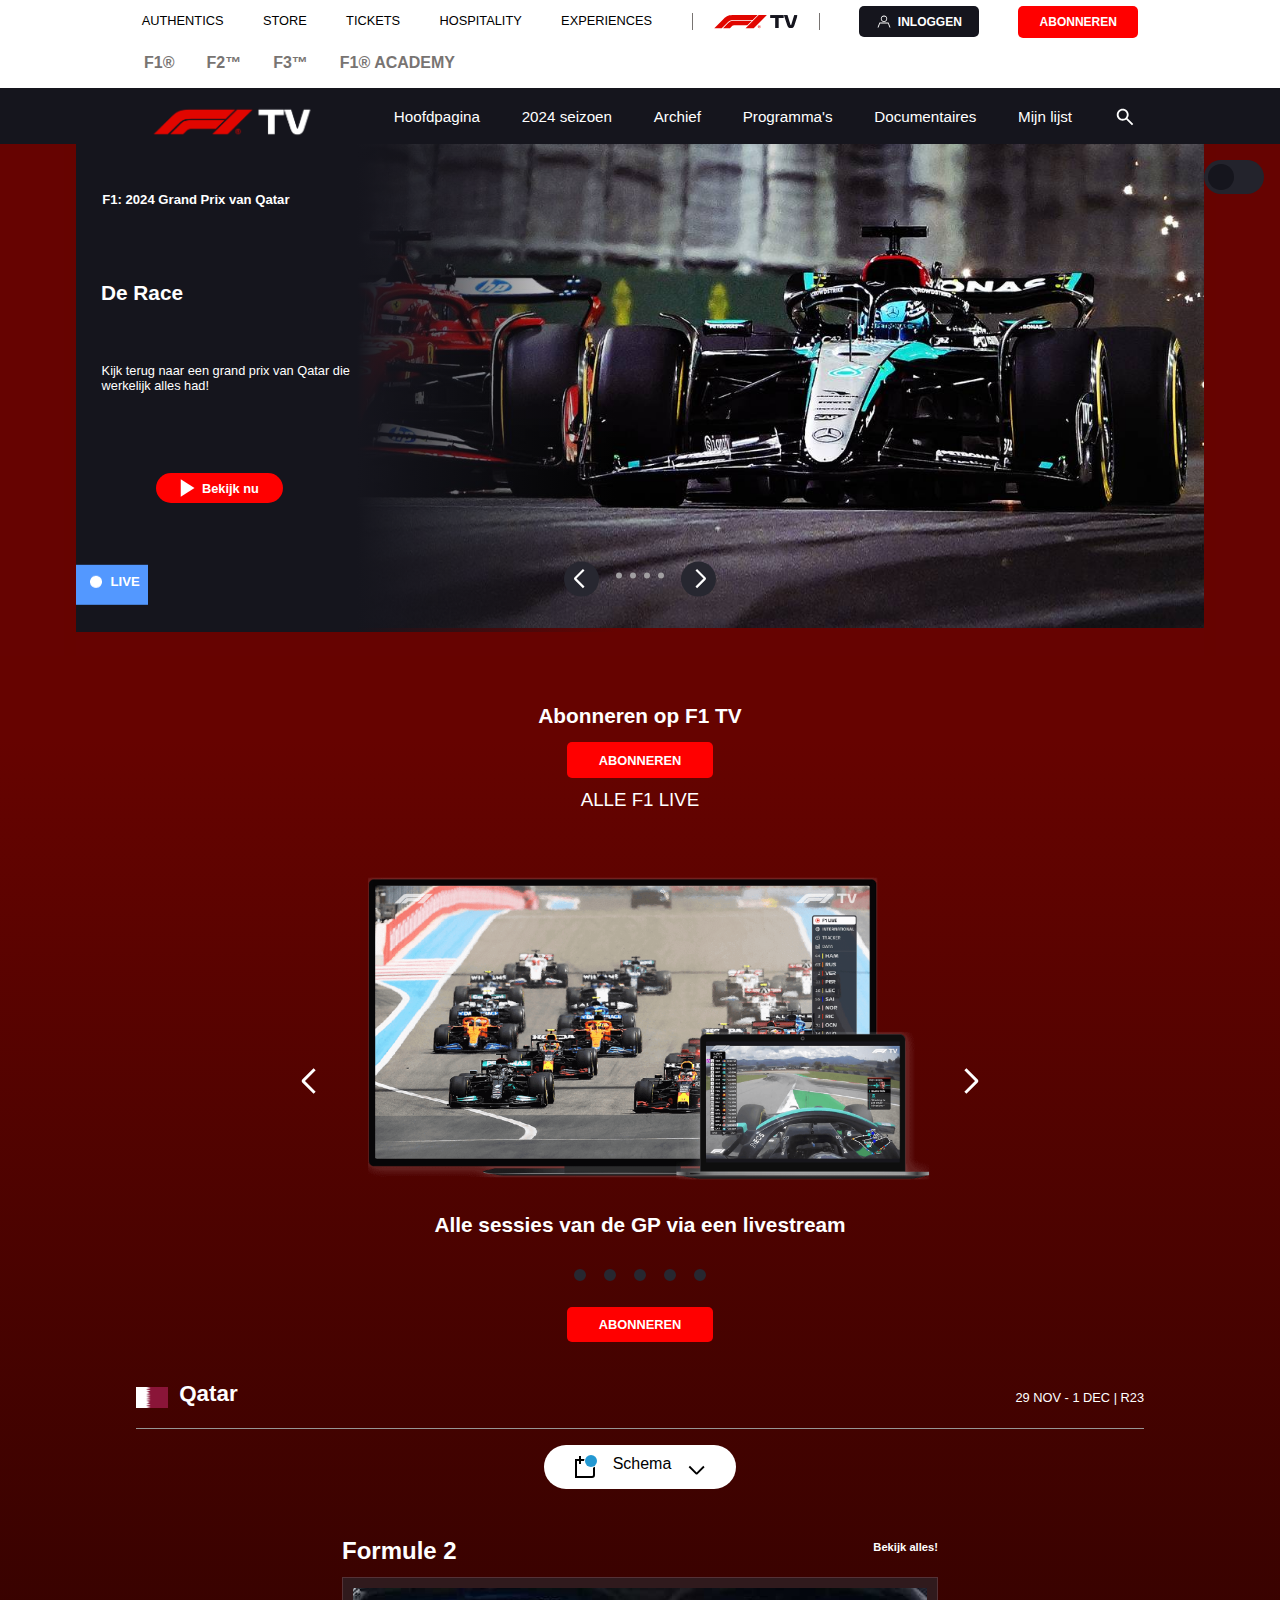
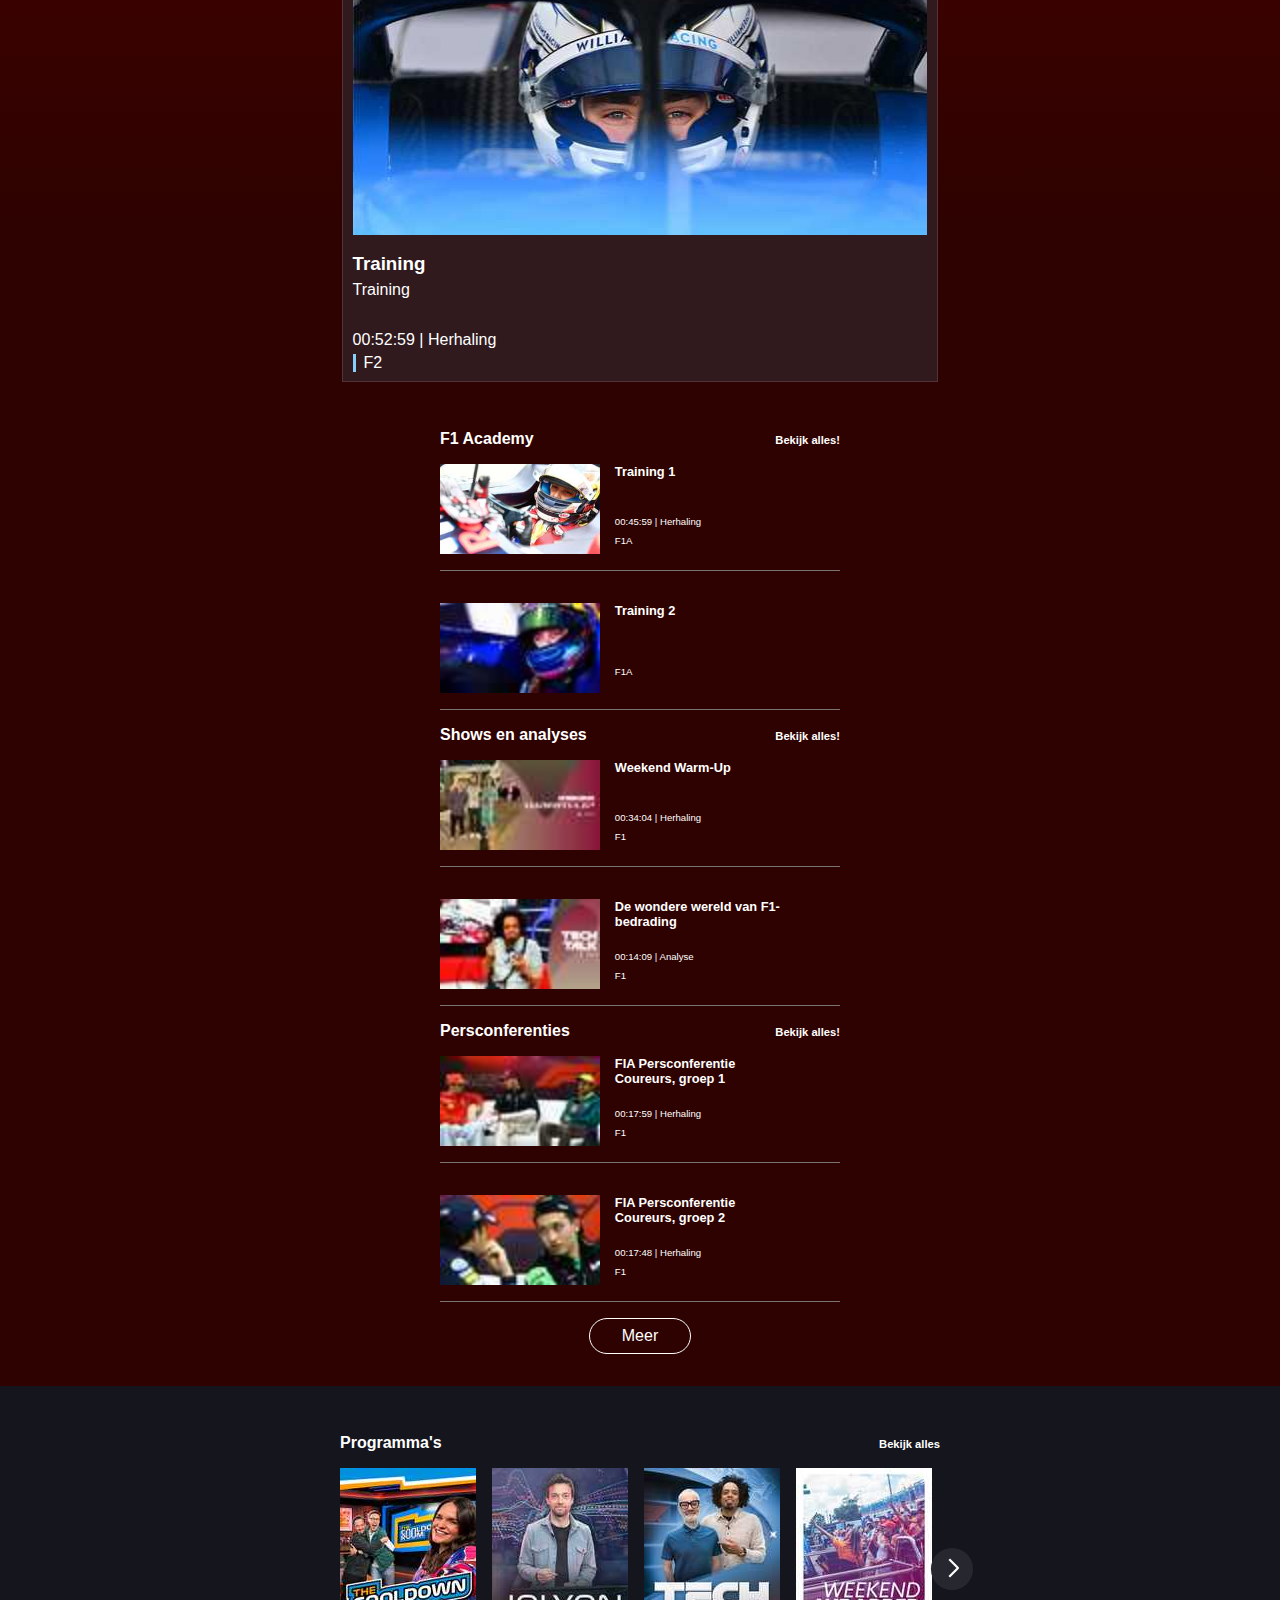
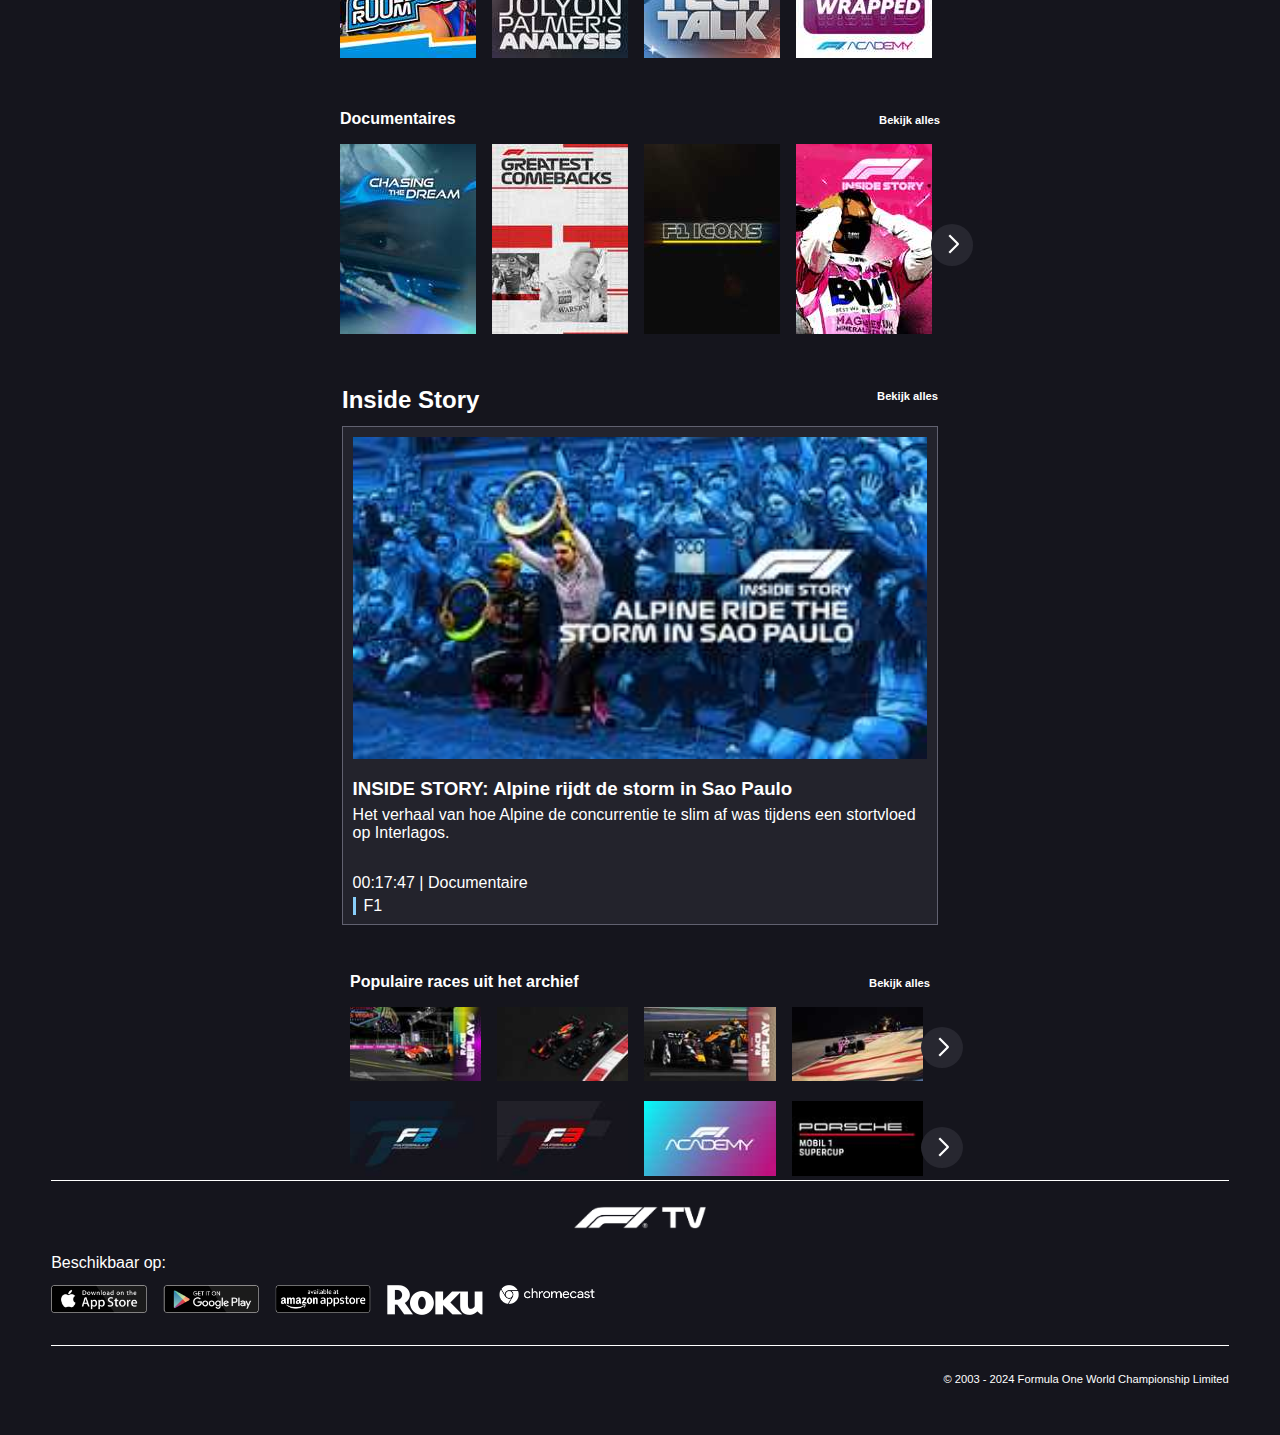
<file: index.html>
<!DOCTYPE html>
<html lang="nl">
	
<head>
	<meta charset="UTF-8">
	<meta name="author" content="Berend Janssen">
	<meta name="viewport" content="width=device-width, initial-scale=1">
	
	<title>F1TV</title>
	
	<link href="styles/style.css" rel="stylesheet">
	<link rel="icon" type="image/svg+xml" href="images/favicon.svg">
</head>

<body>
	<header>
		<nav>
			<!-- Algemene nav  -->
			<ul>
				<li>
					<button>
						<svg xmlns="http://www.w3.org/2000/svg" width="28" height="28" viewBox="0 0 28 28" fill="none">
							<path d="M4.66675 21H23.3334L22.1667 18.6667H4.66675V21Z" fill="white"/>
							<path d="M4.66675 15.1667H20.4167L19.2501 12.8333H4.66675V15.1667Z" fill="white"/>
							<path d="M4.66675 9.33333H18.6667L17.5001 7H4.66675V9.33333Z" fill="white"/>
							<title>Hamburger menu</title>
						</svg>
					</button>
				</li>
				<li><a href="index.html"><img src="images/f1-tv-logo.webp" alt="F1TV logo"></a></li>
				<li>
					<button>
						<svg xmlns="http://www.w3.org/2000/svg" width="22" height="22" viewBox="0 0 22 22" fill="none">
							<path d="M17.9667 19.25L12.1917 13.475C11.7333 13.8417 11.2063 14.1319 10.6104 14.3458C10.0146 14.5597 9.38056 14.6667 8.70833 14.6667C7.04306 14.6667 5.63383 14.0898 4.48067 12.936C3.3275 11.7822 2.75061 10.373 2.75 8.70833C2.74939 7.04367 3.32628 5.63444 4.48067 4.48067C5.63506 3.32689 7.04428 2.75 8.70833 2.75C10.3724 2.75 11.7819 3.32689 12.9369 4.48067C14.0919 5.63444 14.6685 7.04367 14.6667 8.70833C14.6667 9.38056 14.5597 10.0146 14.3458 10.6104C14.1319 11.2063 13.8417 11.7333 13.475 12.1917L19.25 17.9667L17.9667 19.25ZM8.70833 12.8333C9.85417 12.8333 10.8283 12.4324 11.6307 11.6307C12.4331 10.8289 12.8339 9.85478 12.8333 8.70833C12.8327 7.56189 12.4318 6.58808 11.6307 5.78692C10.8295 4.98575 9.85539 4.58456 8.70833 4.58333C7.56128 4.58211 6.58747 4.98331 5.78692 5.78692C4.98636 6.59053 4.58517 7.56433 4.58333 8.70833C4.5815 9.85233 4.9827 10.8264 5.78692 11.6307C6.59114 12.4349 7.56495 12.8358 8.70833 12.8333Z" fill="white"/>
							<title>Zoekbalk</title>
						</svg>
					</button>
				</li>
			</ul>

			<!-- Hamburger menu  -->
			<div>
				<ul>
					<li>
						<button>
							<svg xmlns="http://www.w3.org/2000/svg" width="20" height="20" viewBox="0 0 20 20" fill="none">
								<path d="M19.75 3.67844L17.0716 1L10.375 7.69656L3.67844 1L1 3.67844L7.69656 10.375L1 17.0716L3.67844 19.75L10.375 13.0534L17.0716 19.75L19.75 17.0716L13.0534 10.375L19.75 3.67844Z" fill="white"/>
								<title>Sluiten</title>
							</svg>
						</button>
					</li>
					<li><img src="images/f1-tv-logo.webp" alt="F1TV logo"></li>
				</ul>

				<ul>
					<li><p>Hoofdpagina</p></li>
					<li><p>2024 seizoen</p></li>
					<li><p>Archief</p></li>
					<li><p>Programma's</p></li>
					<li><p>Documentaires</p></li>
					<li><p>Mijn lijst</p></li>
				</ul>

				<ul>
					<li>
						<button>
							<svg xmlns="http://www.w3.org/2000/svg" width="16" height="16" viewBox="0 0 16 16" fill="none">
								<path d="M8.00005 1.59998C7.15136 1.59998 6.33742 1.93712 5.73731 2.53723C5.13719 3.13735 4.80005 3.95128 4.80005 4.79998C4.80005 5.64867 5.13719 6.4626 5.73731 7.06272C6.33742 7.66283 7.15136 7.99998 8.00005 7.99998C8.84874 7.99998 9.66267 7.66283 10.2628 7.06272C10.8629 6.4626 11.2 5.64867 11.2 4.79998C11.2 3.95128 10.8629 3.13735 10.2628 2.53723C9.66267 1.93712 8.84874 1.59998 8.00005 1.59998ZM5.60005 4.79998C5.60005 4.16346 5.85291 3.55301 6.30299 3.10292C6.75308 2.65283 7.36353 2.39998 8.00005 2.39998C8.63657 2.39998 9.24702 2.65283 9.69711 3.10292C10.1472 3.55301 10.4 4.16346 10.4 4.79998C10.4 5.4365 10.1472 6.04694 9.69711 6.49703C9.24702 6.94712 8.63657 7.19998 8.00005 7.19998C7.36353 7.19998 6.75308 6.94712 6.30299 6.49703C5.85291 6.04694 5.60005 5.4365 5.60005 4.79998Z" fill="#15151D"/>
								<path d="M12.5 8.49988L14.5 13.4999H13.5L12 9.49988H4L2.5 13.4999H1.5L3.5 8.49988H12.5Z" fill="#15151D"/>
							</svg>
						Inloggen
						</button>
					</li>
					<li><button>Abonneren</button></li>
					<li>
						<button>
							<svg xmlns="http://www.w3.org/2000/svg" width="16" height="16" viewBox="0 0 16 16" fill="none">
								<path d="M7.99989 10.3334C7.38105 10.3334 6.78756 10.0875 6.34998 9.64996C5.91239 9.21237 5.66656 8.61888 5.66656 8.00004C5.66656 7.3812 5.91239 6.78771 6.34998 6.35013C6.78756 5.91254 7.38105 5.66671 7.99989 5.66671C8.61873 5.66671 9.21222 5.91254 9.64981 6.35013C10.0874 6.78771 10.3332 7.3812 10.3332 8.00004C10.3332 8.61888 10.0874 9.21237 9.64981 9.64996C9.21222 10.0875 8.61873 10.3334 7.99989 10.3334ZM12.9532 8.64671C12.9799 8.43338 12.9999 8.22004 12.9999 8.00004C12.9999 7.78004 12.9799 7.56004 12.9532 7.33338L14.3599 6.24671C14.4866 6.14671 14.5199 5.96671 14.4399 5.82004L13.1066 3.51338C13.0266 3.36671 12.8466 3.30671 12.6999 3.36671L11.0399 4.03338C10.6932 3.77338 10.3332 3.54671 9.91323 3.38004L9.66656 1.61338C9.65302 1.53485 9.61212 1.46366 9.5511 1.41241C9.49009 1.36116 9.41291 1.33316 9.33323 1.33338H6.66656C6.49989 1.33338 6.35989 1.45338 6.33323 1.61338L6.08656 3.38004C5.66656 3.54671 5.30656 3.77338 4.95989 4.03338L3.29989 3.36671C3.15323 3.30671 2.97323 3.36671 2.89323 3.51338L1.55989 5.82004C1.47323 5.96671 1.51323 6.14671 1.63989 6.24671L3.04656 7.33338C3.01989 7.56004 2.99989 7.78004 2.99989 8.00004C2.99989 8.22004 3.01989 8.43338 3.04656 8.64671L1.63989 9.75338C1.51323 9.85338 1.47323 10.0334 1.55989 10.18L2.89323 12.4867C2.97323 12.6334 3.15323 12.6867 3.29989 12.6334L4.95989 11.96C5.30656 12.2267 5.66656 12.4534 6.08656 12.62L6.33323 14.3867C6.35989 14.5467 6.49989 14.6667 6.66656 14.6667H9.33323C9.49989 14.6667 9.63989 14.5467 9.66656 14.3867L9.91323 12.62C10.3332 12.4467 10.6932 12.2267 11.0399 11.96L12.6999 12.6334C12.8466 12.6867 13.0266 12.6334 13.1066 12.4867L14.4399 10.18C14.5199 10.0334 14.4866 9.85338 14.3599 9.75338L12.9532 8.64671Z" fill="white"/>
							</svg>
							Instellingen
						</button>
					</li>
				</ul>

				<ul>
					<li><p>AUTHENTICS</p><img src="images/link-icon.svg" alt="Link out icon"></li>
					<li><p>STORE</p><img src="images/link-icon.svg" alt="Link out icon"></li>
					<li><p>TICKETS</p><img src="images/link-icon.svg" alt="Link out icon"></li>
					<li><p>HOSPITALITY</p><img src="images/link-icon.svg" alt="Link out icon"></li>
					<li><p>EXPERIENCES</p><img src="images/link-icon.svg" alt="Link out icon"></li>
				</ul>

				<ul>
					<li><p>F1®</p></li>
					<li><p>F2™</p></li>
					<li><p>F3™</p></li>
					<li><p>F1® ACADEMY</p></li>
				</ul>
			</div>
		</nav>

		<!-- Algemene nav vanaf 1000px breedte  -->
		<div class="grootMenu">
			<ul>
				<li><p>AUTHENTICS</p></li>
				<li><p>STORE</p></li>
				<li><p>TICKETS</p></li>
				<li><p>HOSPITALITY</p></li>
				<li><p>EXPERIENCES</p></li>
				<li><a href="index.html"><img src="images/f1-tv-logo-zwart.svg" alt="F1TV logo"></a></li>
				<li>
					<button>
						<svg xmlns="http://www.w3.org/2000/svg" width="16" height="16" viewBox="0 0 16 16" fill="none">
							<path d="M8.00005 1.59998C7.15136 1.59998 6.33742 1.93712 5.73731 2.53723C5.13719 3.13735 4.80005 3.95128 4.80005 4.79998C4.80005 5.64867 5.13719 6.4626 5.73731 7.06272C6.33742 7.66283 7.15136 7.99998 8.00005 7.99998C8.84874 7.99998 9.66267 7.66283 10.2628 7.06272C10.8629 6.4626 11.2 5.64867 11.2 4.79998C11.2 3.95128 10.8629 3.13735 10.2628 2.53723C9.66267 1.93712 8.84874 1.59998 8.00005 1.59998ZM5.60005 4.79998C5.60005 4.16346 5.85291 3.55301 6.30299 3.10292C6.75308 2.65283 7.36353 2.39998 8.00005 2.39998C8.63657 2.39998 9.24702 2.65283 9.69711 3.10292C10.1472 3.55301 10.4 4.16346 10.4 4.79998C10.4 5.4365 10.1472 6.04694 9.69711 6.49703C9.24702 6.94712 8.63657 7.19998 8.00005 7.19998C7.36353 7.19998 6.75308 6.94712 6.30299 6.49703C5.85291 6.04694 5.60005 5.4365 5.60005 4.79998Z" fill="white"/>
							<path d="M12.5 8.49988L14.5 13.4999H13.5L12 9.49988H4L2.5 13.4999H1.5L3.5 8.49988H12.5Z" fill="white"/>
						</svg>
					INLOGGEN
					</button>
				</li>
				<li><button>ABONNEREN</button></li>
			</ul>

			<ul>
				<li><p>F1®</p></li>
				<li><p>F2™</p></li>
				<li><p>F3™</p></li>
				<li><p>F1® ACADEMY</p></li>
			</ul>

			<ul>
				<li><a href="index.html"><img src="images/f1-tv-logo.webp" alt="F1TV logo"></a></li>
				<li><p>Hoofdpagina</p></li>
				<li><p>2024 seizoen</p></li>
				<li><p>Archief</p></li>
				<li><p>Programma's</p></li>
				<li><p>Documentaires</p></li>
				<li><p>Mijn lijst</p></li>
				<li>
					<button>
						<svg xmlns="http://www.w3.org/2000/svg" width="22" height="22" viewBox="0 0 22 22" fill="none">
							<path d="M17.9667 19.25L12.1917 13.475C11.7333 13.8417 11.2063 14.1319 10.6104 14.3458C10.0146 14.5597 9.38056 14.6667 8.70833 14.6667C7.04306 14.6667 5.63383 14.0898 4.48067 12.936C3.3275 11.7822 2.75061 10.373 2.75 8.70833C2.74939 7.04367 3.32628 5.63444 4.48067 4.48067C5.63506 3.32689 7.04428 2.75 8.70833 2.75C10.3724 2.75 11.7819 3.32689 12.9369 4.48067C14.0919 5.63444 14.6685 7.04367 14.6667 8.70833C14.6667 9.38056 14.5597 10.0146 14.3458 10.6104C14.1319 11.2063 13.8417 11.7333 13.475 12.1917L19.25 17.9667L17.9667 19.25ZM8.70833 12.8333C9.85417 12.8333 10.8283 12.4324 11.6307 11.6307C12.4331 10.8289 12.8339 9.85478 12.8333 8.70833C12.8327 7.56189 12.4318 6.58808 11.6307 5.78692C10.8295 4.98575 9.85539 4.58456 8.70833 4.58333C7.56128 4.58211 6.58747 4.98331 5.78692 5.78692C4.98636 6.59053 4.58517 7.56433 4.58333 8.70833C4.5815 9.85233 4.9827 10.8264 5.78692 11.6307C6.59114 12.4349 7.56495 12.8358 8.70833 12.8333Z" fill="white"/>
							<title>Zoekbalk</title>
						</svg>
					</button>
				</li>
			</ul>
		</div>

		<!-- Eerste carousel direct onder de nav  -->
		<div class="headerCarouselHome">
			<article>
				<img src="images/Race_in_30_minuten.jpeg" alt="Thumbnail race in 30 minuten">
				
				<label class="switch">
					<input type="checkbox" aria-label="Schakel tussen licht en donker modus">
					<span></span>
				</label>

				<div class="live">
					<img src="images/Ellipse3.png" alt="Bolletje in 'live' tag">
					<p>LIVE</p>
				</div>

				<div>
					<p>F1: 2024 Grand Prix van Qatar</p>
					<h3>De Race</h3>
					<p>Kijk terug naar een grand prix van Qatar die werkelijk alles had!</p>
					<a href="race.html">
						<svg xmlns="http://www.w3.org/2000/svg" width="30" height="30" viewBox="0 0 30 30" fill="none">
							<path d="M8.75 6.25V23.75L22.5 15L8.75 6.25Z" fill="white"/>
						</svg>
						<p>Bekijk nu</p>
					</a>
				</div>

				<ul>
					<li><button><img src="images/arrow-left-icon-klein.svg" alt="Pijl naar links"></button></li>
					<li><button></button></li>
					<li><button></button></li>
					<li><button></button></li>
					<li><button></button></li>
					<li><button><img src="images/arrow-right-icon-klein.svg" alt="Pijl naar rechts"></button></li>
				</ul>
			</article>	
		</div>
	</header>

	<main>
		<!-- Gedeelte met rode achtergrond, dit wordt actief tijdens race-weekenden  -->
		<div class="weekendExpansie">

			<!-- abonneren  -->
			<section class="abonneren">
				<h1>Abonneren op F1 TV</h1>

				<button>ABONNEREN</button>
			</section>
	
			<!-- Abonneer carousel  -->
			<div class="abonneerCarousel">
				<article>
					<h3>ALLE F1 LIVE</h3>
					<img src="images/all-f1-live-v2.png" alt="Thumbnail">
					<p>Alle sessies van de GP via een livestream</p>
				</article>

				<ul>
					<li><button><img src="images/arrow-left-icon-groot.svg" alt="Pijl naar links"></button></li>
					<li><button></button></li>
					<li><button></button></li>
					<li><button></button></li>
					<li><button></button></li>
					<li><button></button></li>
					<li><button><img src="images/arrow-right-icon-groot.svg" alt="Pijl naar rechts"></button></li>
				</ul>

				<button>ABONNEREN</button>
			</div>
	
			<!-- Uitklapschema weekend planning  -->
			<section class="schema">
				<ul>
					<li><img src="images/F1-Qatar/149.png" alt="Vlag van Qatar"></li>
					<li><h2>Qatar</h2></li>
					<li><p>29 NOV - 1 DEC | R23</p></li>
				</ul>

				<details> <!-- https://www.w3schools.com/tags/tag_details.asp -->
					<!-- Alles in het onuitgklapte schema  -->
					<summary>	
						<svg xmlns="http://www.w3.org/2000/svg" width="24" height="24" viewBox="0 0 24 24" fill="none">
							<g clip-path="url(#clip0_72_83)">
							<path d="M19 5H3L3 7V22H5H19C20.1046 22 21 21.1046 21 20V7C21 5.89543 20.1046 5 19 5Z" stroke="black" stroke-width="2" stroke-linecap="round"/>
							<path d="M8 2V1H6V2H8ZM6 8V9H8V8H6ZM18 2C18 1.44772 17.5523 1 17 1C16.4477 1 16 1.44772 16 2H18ZM16 5C16 5.55228 16.4477 6 17 6C17.5523 6 18 5.55228 18 5H16ZM6 2V8H8V2H6ZM16 2V5H18V2H16Z" fill="black"/>
							<circle cx="18" cy="6" r="7" fill="white"/>
							<circle cx="18" cy="6" r="6" fill="#2398D2"/>
							</g>
							<defs>
							<clipPath id="clip0_72_83">
							<rect width="24" height="24" fill="white"/>
							</clipPath>
							</defs>
							<title>Kalender icoon</title>
						</svg>
						Schema
						<svg xmlns="http://www.w3.org/2000/svg" width="20" height="20" viewBox="0 0 24 24" fill="none">
							<path d="M2 8.56043L3.5459 7L11.5459 15L19.5459 7L21.092 8.56043L12.6065 17.0459C12.3252 17.3271 11.9437 17.4851 11.546 17.4851C11.1483 17.4851 10.7668 17.3271 10.4855 17.0459L2 8.56043Z" fill="black"/>
							<title>Dropdown icoon</title>
						</svg>
					</summary>
					<!-- Alles in uitgeklapte schema  -->
					<!-- Knoppen boven carousel  -->
					<div>
						<ul>
							<li>
								<svg xmlns="http://www.w3.org/2000/svg" width="24" height="24" viewBox="0 0 24 24" fill="none">
									<path d="M13.9396 21.546L15.5 20.0001L7.5 12.0001L15.5 4.00012L13.9396 2.45402L5.45407 10.9395C5.17287 11.2208 5.01489 11.6023 5.01489 12C5.01489 12.3978 5.17287 12.7792 5.45407 13.0605L13.9396 21.546Z" fill="white"/>
									<title>Pijl naar links</title>
								</svg>
							</li>
							<li>
								<svg xmlns="http://www.w3.org/2000/svg" width="24" height="24" viewBox="0 0 24 24" fill="none">
									<path d="M10.0604 2.45398L8.5 3.99988L16.5 11.9999L8.5 19.9999L10.0604 21.546L18.5459 13.0605C18.8271 12.7792 18.9851 12.3977 18.9851 12C18.9851 11.6022 18.8271 11.2208 18.5459 10.9395L10.0604 2.45398Z" fill="white"/>
									<title>Pijl naar rechts</title>
								</svg>
							</li>
						</ul>

						<ul>
							<li><button>ALLE</button></li>
							<li><button>F1</button></li>
							<li><button>F2</button></li>
							<li><button>F1A</button></li>
						</ul>

						<!-- Carousel  -->
						<section>
							<h4>DONDERDAG</h4>
							<div class="schemaKaartje">
								<p>F1</p>
								<p>Weekend Warm-Up</p>
								<svg xmlns="http://www.w3.org/2000/svg" width="24" height="24" viewBox="0 0 24 24" fill="none">
									<path d="M12 22C10.75 22 9.57933 21.7627 8.488 21.288C7.39667 20.8133 6.44667 20.1717 5.638 19.363C4.82933 18.5543 4.18767 17.6043 3.713 16.513C3.23833 15.4217 3.00067 14.2507 3 13H5C5 14.95 5.67933 16.6043 7.038 17.963C8.39667 19.3217 10.0507 20.0007 12 20C13.9493 19.9993 15.6037 19.3203 16.963 17.963C18.3223 16.6057 19.0013 14.9513 19 13C18.9987 11.0487 18.3197 9.39467 16.963 8.038C15.6063 6.68133 13.952 6.002 12 6H11.85L13.4 7.55L12 9L8 5L12 1L13.4 2.45L11.85 4H12C13.25 4 14.421 4.23767 15.513 4.713C16.605 5.18833 17.555 5.83 18.363 6.638C19.171 7.446 19.8127 8.396 20.288 9.488C20.7633 10.58 21.0007 11.7507 21 13C20.9993 14.2493 20.762 15.4203 20.288 16.513C19.814 17.6057 19.1723 18.5557 18.363 19.363C17.5537 20.1703 16.6037 20.812 15.513 21.288C14.4223 21.764 13.2513 22.0013 12 22Z" fill="white"/>
								</svg>
							</div>
	
							<h4>VRIJDAG</h4>
							<div class="schemaKaartje">
								<p>F1A</p>
								<p>Training</p>
								<svg xmlns="http://www.w3.org/2000/svg" width="24" height="24" viewBox="0 0 24 24" fill="none">
									<path d="M12 22C10.75 22 9.57933 21.7627 8.488 21.288C7.39667 20.8133 6.44667 20.1717 5.638 19.363C4.82933 18.5543 4.18767 17.6043 3.713 16.513C3.23833 15.4217 3.00067 14.2507 3 13H5C5 14.95 5.67933 16.6043 7.038 17.963C8.39667 19.3217 10.0507 20.0007 12 20C13.9493 19.9993 15.6037 19.3203 16.963 17.963C18.3223 16.6057 19.0013 14.9513 19 13C18.9987 11.0487 18.3197 9.39467 16.963 8.038C15.6063 6.68133 13.952 6.002 12 6H11.85L13.4 7.55L12 9L8 5L12 1L13.4 2.45L11.85 4H12C13.25 4 14.421 4.23767 15.513 4.713C16.605 5.18833 17.555 5.83 18.363 6.638C19.171 7.446 19.8127 8.396 20.288 9.488C20.7633 10.58 21.0007 11.7507 21 13C20.9993 14.2493 20.762 15.4203 20.288 16.513C19.814 17.6057 19.1723 18.5557 18.363 19.363C17.5537 20.1703 16.6037 20.812 15.513 21.288C14.4223 21.764 13.2513 22.0013 12 22Z" fill="white"/>
								</svg>
							</div>
	
							<div class="schemaKaartje">
								<p>F2</p>
								<p>Training</p>
								<svg xmlns="http://www.w3.org/2000/svg" width="24" height="24" viewBox="0 0 24 24" fill="none">
									<path d="M12 22C10.75 22 9.57933 21.7627 8.488 21.288C7.39667 20.8133 6.44667 20.1717 5.638 19.363C4.82933 18.5543 4.18767 17.6043 3.713 16.513C3.23833 15.4217 3.00067 14.2507 3 13H5C5 14.95 5.67933 16.6043 7.038 17.963C8.39667 19.3217 10.0507 20.0007 12 20C13.9493 19.9993 15.6037 19.3203 16.963 17.963C18.3223 16.6057 19.0013 14.9513 19 13C18.9987 11.0487 18.3197 9.39467 16.963 8.038C15.6063 6.68133 13.952 6.002 12 6H11.85L13.4 7.55L12 9L8 5L12 1L13.4 2.45L11.85 4H12C13.25 4 14.421 4.23767 15.513 4.713C16.605 5.18833 17.555 5.83 18.363 6.638C19.171 7.446 19.8127 8.396 20.288 9.488C20.7633 10.58 21.0007 11.7507 21 13C20.9993 14.2493 20.762 15.4203 20.288 16.513C19.814 17.6057 19.1723 18.5557 18.363 19.363C17.5537 20.1703 16.6037 20.812 15.513 21.288C14.4223 21.764 13.2513 22.0013 12 22Z" fill="white"/>
								</svg>
							</div>
	
							<div class="schemaKaartje">
								<p>F1</p>
								<p>Training 1</p>
								<svg xmlns="http://www.w3.org/2000/svg" width="24" height="24" viewBox="0 0 24 24" fill="none">
									<path d="M12 22C10.75 22 9.57933 21.7627 8.488 21.288C7.39667 20.8133 6.44667 20.1717 5.638 19.363C4.82933 18.5543 4.18767 17.6043 3.713 16.513C3.23833 15.4217 3.00067 14.2507 3 13H5C5 14.95 5.67933 16.6043 7.038 17.963C8.39667 19.3217 10.0507 20.0007 12 20C13.9493 19.9993 15.6037 19.3203 16.963 17.963C18.3223 16.6057 19.0013 14.9513 19 13C18.9987 11.0487 18.3197 9.39467 16.963 8.038C15.6063 6.68133 13.952 6.002 12 6H11.85L13.4 7.55L12 9L8 5L12 1L13.4 2.45L11.85 4H12C13.25 4 14.421 4.23767 15.513 4.713C16.605 5.18833 17.555 5.83 18.363 6.638C19.171 7.446 19.8127 8.396 20.288 9.488C20.7633 10.58 21.0007 11.7507 21 13C20.9993 14.2493 20.762 15.4203 20.288 16.513C19.814 17.6057 19.1723 18.5557 18.363 19.363C17.5537 20.1703 16.6037 20.812 15.513 21.288C14.4223 21.764 13.2513 22.0013 12 22Z" fill="white"/>
								</svg>
							</div>
	
							<div class="schemaKaartje">
								<p>F2</p>
								<p>Kwalificatie</p>
								<svg xmlns="http://www.w3.org/2000/svg" width="24" height="24" viewBox="0 0 24 24" fill="none">
									<path d="M12 22C10.75 22 9.57933 21.7627 8.488 21.288C7.39667 20.8133 6.44667 20.1717 5.638 19.363C4.82933 18.5543 4.18767 17.6043 3.713 16.513C3.23833 15.4217 3.00067 14.2507 3 13H5C5 14.95 5.67933 16.6043 7.038 17.963C8.39667 19.3217 10.0507 20.0007 12 20C13.9493 19.9993 15.6037 19.3203 16.963 17.963C18.3223 16.6057 19.0013 14.9513 19 13C18.9987 11.0487 18.3197 9.39467 16.963 8.038C15.6063 6.68133 13.952 6.002 12 6H11.85L13.4 7.55L12 9L8 5L12 1L13.4 2.45L11.85 4H12C13.25 4 14.421 4.23767 15.513 4.713C16.605 5.18833 17.555 5.83 18.363 6.638C19.171 7.446 19.8127 8.396 20.288 9.488C20.7633 10.58 21.0007 11.7507 21 13C20.9993 14.2493 20.762 15.4203 20.288 16.513C19.814 17.6057 19.1723 18.5557 18.363 19.363C17.5537 20.1703 16.6037 20.812 15.513 21.288C14.4223 21.764 13.2513 22.0013 12 22Z" fill="white"/>
								</svg>
							</div>
	
							<div class="schemaKaartje">
								<p>F1</p>
								<p>Training 2</p>
								<svg xmlns="http://www.w3.org/2000/svg" width="24" height="24" viewBox="0 0 24 24" fill="none">
									<path d="M12 22C10.75 22 9.57933 21.7627 8.488 21.288C7.39667 20.8133 6.44667 20.1717 5.638 19.363C4.82933 18.5543 4.18767 17.6043 3.713 16.513C3.23833 15.4217 3.00067 14.2507 3 13H5C5 14.95 5.67933 16.6043 7.038 17.963C8.39667 19.3217 10.0507 20.0007 12 20C13.9493 19.9993 15.6037 19.3203 16.963 17.963C18.3223 16.6057 19.0013 14.9513 19 13C18.9987 11.0487 18.3197 9.39467 16.963 8.038C15.6063 6.68133 13.952 6.002 12 6H11.85L13.4 7.55L12 9L8 5L12 1L13.4 2.45L11.85 4H12C13.25 4 14.421 4.23767 15.513 4.713C16.605 5.18833 17.555 5.83 18.363 6.638C19.171 7.446 19.8127 8.396 20.288 9.488C20.7633 10.58 21.0007 11.7507 21 13C20.9993 14.2493 20.762 15.4203 20.288 16.513C19.814 17.6057 19.1723 18.5557 18.363 19.363C17.5537 20.1703 16.6037 20.812 15.513 21.288C14.4223 21.764 13.2513 22.0013 12 22Z" fill="white"/>
								</svg>
							</div>
	
							<div class="schemaKaartje">
								<p>F1A</p>
								<p>Kwalificatie</p>
								<svg xmlns="http://www.w3.org/2000/svg" width="24" height="24" viewBox="0 0 24 24" fill="none">
									<path d="M12 22C10.75 22 9.57933 21.7627 8.488 21.288C7.39667 20.8133 6.44667 20.1717 5.638 19.363C4.82933 18.5543 4.18767 17.6043 3.713 16.513C3.23833 15.4217 3.00067 14.2507 3 13H5C5 14.95 5.67933 16.6043 7.038 17.963C8.39667 19.3217 10.0507 20.0007 12 20C13.9493 19.9993 15.6037 19.3203 16.963 17.963C18.3223 16.6057 19.0013 14.9513 19 13C18.9987 11.0487 18.3197 9.39467 16.963 8.038C15.6063 6.68133 13.952 6.002 12 6H11.85L13.4 7.55L12 9L8 5L12 1L13.4 2.45L11.85 4H12C13.25 4 14.421 4.23767 15.513 4.713C16.605 5.18833 17.555 5.83 18.363 6.638C19.171 7.446 19.8127 8.396 20.288 9.488C20.7633 10.58 21.0007 11.7507 21 13C20.9993 14.2493 20.762 15.4203 20.288 16.513C19.814 17.6057 19.1723 18.5557 18.363 19.363C17.5537 20.1703 16.6037 20.812 15.513 21.288C14.4223 21.764 13.2513 22.0013 12 22Z" fill="white"/>
								</svg>
							</div>
	
							<h4>ZATERDAG</h4>
							<div class="schemaKaartje">
								<p>F1A</p>
								<p>Race 1</p>
								<svg xmlns="http://www.w3.org/2000/svg" width="24" height="24" viewBox="0 0 24 24" fill="none">
									<path d="M12 22C10.75 22 9.57933 21.7627 8.488 21.288C7.39667 20.8133 6.44667 20.1717 5.638 19.363C4.82933 18.5543 4.18767 17.6043 3.713 16.513C3.23833 15.4217 3.00067 14.2507 3 13H5C5 14.95 5.67933 16.6043 7.038 17.963C8.39667 19.3217 10.0507 20.0007 12 20C13.9493 19.9993 15.6037 19.3203 16.963 17.963C18.3223 16.6057 19.0013 14.9513 19 13C18.9987 11.0487 18.3197 9.39467 16.963 8.038C15.6063 6.68133 13.952 6.002 12 6H11.85L13.4 7.55L12 9L8 5L12 1L13.4 2.45L11.85 4H12C13.25 4 14.421 4.23767 15.513 4.713C16.605 5.18833 17.555 5.83 18.363 6.638C19.171 7.446 19.8127 8.396 20.288 9.488C20.7633 10.58 21.0007 11.7507 21 13C20.9993 14.2493 20.762 15.4203 20.288 16.513C19.814 17.6057 19.1723 18.5557 18.363 19.363C17.5537 20.1703 16.6037 20.812 15.513 21.288C14.4223 21.764 13.2513 22.0013 12 22Z" fill="white"/>
								</svg>							
							</div>

							<div class="schemaKaartje">
								<p>F1</p>
								<p>Training 3</p>
								<svg xmlns="http://www.w3.org/2000/svg" width="24" height="24" viewBox="0 0 24 24" fill="none">
									<path d="M12 22C10.75 22 9.57933 21.7627 8.488 21.288C7.39667 20.8133 6.44667 20.1717 5.638 19.363C4.82933 18.5543 4.18767 17.6043 3.713 16.513C3.23833 15.4217 3.00067 14.2507 3 13H5C5 14.95 5.67933 16.6043 7.038 17.963C8.39667 19.3217 10.0507 20.0007 12 20C13.9493 19.9993 15.6037 19.3203 16.963 17.963C18.3223 16.6057 19.0013 14.9513 19 13C18.9987 11.0487 18.3197 9.39467 16.963 8.038C15.6063 6.68133 13.952 6.002 12 6H11.85L13.4 7.55L12 9L8 5L12 1L13.4 2.45L11.85 4H12C13.25 4 14.421 4.23767 15.513 4.713C16.605 5.18833 17.555 5.83 18.363 6.638C19.171 7.446 19.8127 8.396 20.288 9.488C20.7633 10.58 21.0007 11.7507 21 13C20.9993 14.2493 20.762 15.4203 20.288 16.513C19.814 17.6057 19.1723 18.5557 18.363 19.363C17.5537 20.1703 16.6037 20.812 15.513 21.288C14.4223 21.764 13.2513 22.0013 12 22Z" fill="white"/>
								</svg>							
							</div>

							<div class="schemaKaartje">
								<p>F2</p>
								<p>Sprintrace</p>
								<svg xmlns="http://www.w3.org/2000/svg" width="24" height="24" viewBox="0 0 24 24" fill="none">
									<path d="M12 22C10.75 22 9.57933 21.7627 8.488 21.288C7.39667 20.8133 6.44667 20.1717 5.638 19.363C4.82933 18.5543 4.18767 17.6043 3.713 16.513C3.23833 15.4217 3.00067 14.2507 3 13H5C5 14.95 5.67933 16.6043 7.038 17.963C8.39667 19.3217 10.0507 20.0007 12 20C13.9493 19.9993 15.6037 19.3203 16.963 17.963C18.3223 16.6057 19.0013 14.9513 19 13C18.9987 11.0487 18.3197 9.39467 16.963 8.038C15.6063 6.68133 13.952 6.002 12 6H11.85L13.4 7.55L12 9L8 5L12 1L13.4 2.45L11.85 4H12C13.25 4 14.421 4.23767 15.513 4.713C16.605 5.18833 17.555 5.83 18.363 6.638C19.171 7.446 19.8127 8.396 20.288 9.488C20.7633 10.58 21.0007 11.7507 21 13C20.9993 14.2493 20.762 15.4203 20.288 16.513C19.814 17.6057 19.1723 18.5557 18.363 19.363C17.5537 20.1703 16.6037 20.812 15.513 21.288C14.4223 21.764 13.2513 22.0013 12 22Z" fill="white"/>
								</svg>							
							</div>

							<div class="schemaKaartje">
								<p>F1</p>
								<p>Voorprogramma</p>
								<svg xmlns="http://www.w3.org/2000/svg" width="24" height="24" viewBox="0 0 24 24" fill="none">
									<path d="M12 22C10.75 22 9.57933 21.7627 8.488 21.288C7.39667 20.8133 6.44667 20.1717 5.638 19.363C4.82933 18.5543 4.18767 17.6043 3.713 16.513C3.23833 15.4217 3.00067 14.2507 3 13H5C5 14.95 5.67933 16.6043 7.038 17.963C8.39667 19.3217 10.0507 20.0007 12 20C13.9493 19.9993 15.6037 19.3203 16.963 17.963C18.3223 16.6057 19.0013 14.9513 19 13C18.9987 11.0487 18.3197 9.39467 16.963 8.038C15.6063 6.68133 13.952 6.002 12 6H11.85L13.4 7.55L12 9L8 5L12 1L13.4 2.45L11.85 4H12C13.25 4 14.421 4.23767 15.513 4.713C16.605 5.18833 17.555 5.83 18.363 6.638C19.171 7.446 19.8127 8.396 20.288 9.488C20.7633 10.58 21.0007 11.7507 21 13C20.9993 14.2493 20.762 15.4203 20.288 16.513C19.814 17.6057 19.1723 18.5557 18.363 19.363C17.5537 20.1703 16.6037 20.812 15.513 21.288C14.4223 21.764 13.2513 22.0013 12 22Z" fill="white"/>
								</svg>							
							</div>

							<div class="schemaKaartje">
								<p>F1</p>
								<p>Kwalificatie</p>
								<svg xmlns="http://www.w3.org/2000/svg" width="24" height="24" viewBox="0 0 24 24" fill="none">
									<path d="M12 22C10.75 22 9.57933 21.7627 8.488 21.288C7.39667 20.8133 6.44667 20.1717 5.638 19.363C4.82933 18.5543 4.18767 17.6043 3.713 16.513C3.23833 15.4217 3.00067 14.2507 3 13H5C5 14.95 5.67933 16.6043 7.038 17.963C8.39667 19.3217 10.0507 20.0007 12 20C13.9493 19.9993 15.6037 19.3203 16.963 17.963C18.3223 16.6057 19.0013 14.9513 19 13C18.9987 11.0487 18.3197 9.39467 16.963 8.038C15.6063 6.68133 13.952 6.002 12 6H11.85L13.4 7.55L12 9L8 5L12 1L13.4 2.45L11.85 4H12C13.25 4 14.421 4.23767 15.513 4.713C16.605 5.18833 17.555 5.83 18.363 6.638C19.171 7.446 19.8127 8.396 20.288 9.488C20.7633 10.58 21.0007 11.7507 21 13C20.9993 14.2493 20.762 15.4203 20.288 16.513C19.814 17.6057 19.1723 18.5557 18.363 19.363C17.5537 20.1703 16.6037 20.812 15.513 21.288C14.4223 21.764 13.2513 22.0013 12 22Z" fill="white"/>
								</svg>							
							</div>

							<div class="schemaKaartje">
								<p>F1</p>
								<p>Naprogramma</p>
								<svg xmlns="http://www.w3.org/2000/svg" width="24" height="24" viewBox="0 0 24 24" fill="none">
									<path d="M12 22C10.75 22 9.57933 21.7627 8.488 21.288C7.39667 20.8133 6.44667 20.1717 5.638 19.363C4.82933 18.5543 4.18767 17.6043 3.713 16.513C3.23833 15.4217 3.00067 14.2507 3 13H5C5 14.95 5.67933 16.6043 7.038 17.963C8.39667 19.3217 10.0507 20.0007 12 20C13.9493 19.9993 15.6037 19.3203 16.963 17.963C18.3223 16.6057 19.0013 14.9513 19 13C18.9987 11.0487 18.3197 9.39467 16.963 8.038C15.6063 6.68133 13.952 6.002 12 6H11.85L13.4 7.55L12 9L8 5L12 1L13.4 2.45L11.85 4H12C13.25 4 14.421 4.23767 15.513 4.713C16.605 5.18833 17.555 5.83 18.363 6.638C19.171 7.446 19.8127 8.396 20.288 9.488C20.7633 10.58 21.0007 11.7507 21 13C20.9993 14.2493 20.762 15.4203 20.288 16.513C19.814 17.6057 19.1723 18.5557 18.363 19.363C17.5537 20.1703 16.6037 20.812 15.513 21.288C14.4223 21.764 13.2513 22.0013 12 22Z" fill="white"/>
								</svg>							
							</div>

							<div class="schemaKaartje">
								<p>F1A</p>
								<p>Race 2</p>
								<svg xmlns="http://www.w3.org/2000/svg" width="24" height="24" viewBox="0 0 24 24" fill="none">
									<path d="M12 22C10.75 22 9.57933 21.7627 8.488 21.288C7.39667 20.8133 6.44667 20.1717 5.638 19.363C4.82933 18.5543 4.18767 17.6043 3.713 16.513C3.23833 15.4217 3.00067 14.2507 3 13H5C5 14.95 5.67933 16.6043 7.038 17.963C8.39667 19.3217 10.0507 20.0007 12 20C13.9493 19.9993 15.6037 19.3203 16.963 17.963C18.3223 16.6057 19.0013 14.9513 19 13C18.9987 11.0487 18.3197 9.39467 16.963 8.038C15.6063 6.68133 13.952 6.002 12 6H11.85L13.4 7.55L12 9L8 5L12 1L13.4 2.45L11.85 4H12C13.25 4 14.421 4.23767 15.513 4.713C16.605 5.18833 17.555 5.83 18.363 6.638C19.171 7.446 19.8127 8.396 20.288 9.488C20.7633 10.58 21.0007 11.7507 21 13C20.9993 14.2493 20.762 15.4203 20.288 16.513C19.814 17.6057 19.1723 18.5557 18.363 19.363C17.5537 20.1703 16.6037 20.812 15.513 21.288C14.4223 21.764 13.2513 22.0013 12 22Z" fill="white"/>
								</svg>							
							</div>

							<h4>ZONDAG</h4>
							<div class="schemaKaartje">
								<p>F1A</p>
								<p>Race 3</p>
								<svg xmlns="http://www.w3.org/2000/svg" width="24" height="24" viewBox="0 0 24 24" fill="none">
									<path d="M12 22C10.75 22 9.57933 21.7627 8.488 21.288C7.39667 20.8133 6.44667 20.1717 5.638 19.363C4.82933 18.5543 4.18767 17.6043 3.713 16.513C3.23833 15.4217 3.00067 14.2507 3 13H5C5 14.95 5.67933 16.6043 7.038 17.963C8.39667 19.3217 10.0507 20.0007 12 20C13.9493 19.9993 15.6037 19.3203 16.963 17.963C18.3223 16.6057 19.0013 14.9513 19 13C18.9987 11.0487 18.3197 9.39467 16.963 8.038C15.6063 6.68133 13.952 6.002 12 6H11.85L13.4 7.55L12 9L8 5L12 1L13.4 2.45L11.85 4H12C13.25 4 14.421 4.23767 15.513 4.713C16.605 5.18833 17.555 5.83 18.363 6.638C19.171 7.446 19.8127 8.396 20.288 9.488C20.7633 10.58 21.0007 11.7507 21 13C20.9993 14.2493 20.762 15.4203 20.288 16.513C19.814 17.6057 19.1723 18.5557 18.363 19.363C17.5537 20.1703 16.6037 20.812 15.513 21.288C14.4223 21.764 13.2513 22.0013 12 22Z" fill="white"/>
								</svg>							
							</div>

							<div class="schemaKaartje">
								<p>F2</p>
								<p>Hoofdrace</p>
								<svg xmlns="http://www.w3.org/2000/svg" width="24" height="24" viewBox="0 0 24 24" fill="none">
									<path d="M12 22C10.75 22 9.57933 21.7627 8.488 21.288C7.39667 20.8133 6.44667 20.1717 5.638 19.363C4.82933 18.5543 4.18767 17.6043 3.713 16.513C3.23833 15.4217 3.00067 14.2507 3 13H5C5 14.95 5.67933 16.6043 7.038 17.963C8.39667 19.3217 10.0507 20.0007 12 20C13.9493 19.9993 15.6037 19.3203 16.963 17.963C18.3223 16.6057 19.0013 14.9513 19 13C18.9987 11.0487 18.3197 9.39467 16.963 8.038C15.6063 6.68133 13.952 6.002 12 6H11.85L13.4 7.55L12 9L8 5L12 1L13.4 2.45L11.85 4H12C13.25 4 14.421 4.23767 15.513 4.713C16.605 5.18833 17.555 5.83 18.363 6.638C19.171 7.446 19.8127 8.396 20.288 9.488C20.7633 10.58 21.0007 11.7507 21 13C20.9993 14.2493 20.762 15.4203 20.288 16.513C19.814 17.6057 19.1723 18.5557 18.363 19.363C17.5537 20.1703 16.6037 20.812 15.513 21.288C14.4223 21.764 13.2513 22.0013 12 22Z" fill="white"/>
								</svg>							
							</div>

							<div class="schemaKaartje">
								<p>F1</p>
								<p>Voorprogramma</p>
								<svg xmlns="http://www.w3.org/2000/svg" width="24" height="24" viewBox="0 0 24 24" fill="none">
									<path d="M12 22C10.75 22 9.57933 21.7627 8.488 21.288C7.39667 20.8133 6.44667 20.1717 5.638 19.363C4.82933 18.5543 4.18767 17.6043 3.713 16.513C3.23833 15.4217 3.00067 14.2507 3 13H5C5 14.95 5.67933 16.6043 7.038 17.963C8.39667 19.3217 10.0507 20.0007 12 20C13.9493 19.9993 15.6037 19.3203 16.963 17.963C18.3223 16.6057 19.0013 14.9513 19 13C18.9987 11.0487 18.3197 9.39467 16.963 8.038C15.6063 6.68133 13.952 6.002 12 6H11.85L13.4 7.55L12 9L8 5L12 1L13.4 2.45L11.85 4H12C13.25 4 14.421 4.23767 15.513 4.713C16.605 5.18833 17.555 5.83 18.363 6.638C19.171 7.446 19.8127 8.396 20.288 9.488C20.7633 10.58 21.0007 11.7507 21 13C20.9993 14.2493 20.762 15.4203 20.288 16.513C19.814 17.6057 19.1723 18.5557 18.363 19.363C17.5537 20.1703 16.6037 20.812 15.513 21.288C14.4223 21.764 13.2513 22.0013 12 22Z" fill="white"/>
								</svg>							
							</div>
							<div class="schemaKaartje">
								<p>F1</p>
								<p>F1 Kids</p>
								<svg xmlns="http://www.w3.org/2000/svg" width="24" height="24" viewBox="0 0 24 24" fill="none">
									<path d="M12 22C10.75 22 9.57933 21.7627 8.488 21.288C7.39667 20.8133 6.44667 20.1717 5.638 19.363C4.82933 18.5543 4.18767 17.6043 3.713 16.513C3.23833 15.4217 3.00067 14.2507 3 13H5C5 14.95 5.67933 16.6043 7.038 17.963C8.39667 19.3217 10.0507 20.0007 12 20C13.9493 19.9993 15.6037 19.3203 16.963 17.963C18.3223 16.6057 19.0013 14.9513 19 13C18.9987 11.0487 18.3197 9.39467 16.963 8.038C15.6063 6.68133 13.952 6.002 12 6H11.85L13.4 7.55L12 9L8 5L12 1L13.4 2.45L11.85 4H12C13.25 4 14.421 4.23767 15.513 4.713C16.605 5.18833 17.555 5.83 18.363 6.638C19.171 7.446 19.8127 8.396 20.288 9.488C20.7633 10.58 21.0007 11.7507 21 13C20.9993 14.2493 20.762 15.4203 20.288 16.513C19.814 17.6057 19.1723 18.5557 18.363 19.363C17.5537 20.1703 16.6037 20.812 15.513 21.288C14.4223 21.764 13.2513 22.0013 12 22Z" fill="white"/>
								</svg>							
							</div>

							<div class="schemaKaartje">
								<p>F1</p>
								<p>Race</p>
								<svg xmlns="http://www.w3.org/2000/svg" width="24" height="24" viewBox="0 0 24 24" fill="none">
									<path d="M12 22C10.75 22 9.57933 21.7627 8.488 21.288C7.39667 20.8133 6.44667 20.1717 5.638 19.363C4.82933 18.5543 4.18767 17.6043 3.713 16.513C3.23833 15.4217 3.00067 14.2507 3 13H5C5 14.95 5.67933 16.6043 7.038 17.963C8.39667 19.3217 10.0507 20.0007 12 20C13.9493 19.9993 15.6037 19.3203 16.963 17.963C18.3223 16.6057 19.0013 14.9513 19 13C18.9987 11.0487 18.3197 9.39467 16.963 8.038C15.6063 6.68133 13.952 6.002 12 6H11.85L13.4 7.55L12 9L8 5L12 1L13.4 2.45L11.85 4H12C13.25 4 14.421 4.23767 15.513 4.713C16.605 5.18833 17.555 5.83 18.363 6.638C19.171 7.446 19.8127 8.396 20.288 9.488C20.7633 10.58 21.0007 11.7507 21 13C20.9993 14.2493 20.762 15.4203 20.288 16.513C19.814 17.6057 19.1723 18.5557 18.363 19.363C17.5537 20.1703 16.6037 20.812 15.513 21.288C14.4223 21.764 13.2513 22.0013 12 22Z" fill="white"/>
								</svg>							
							</div>

							<div class="schemaKaartje">
								<p>F1</p>
								<p>Naprogramma</p>
								<svg xmlns="http://www.w3.org/2000/svg" width="24" height="24" viewBox="0 0 24 24" fill="none">
									<path d="M12 22C10.75 22 9.57933 21.7627 8.488 21.288C7.39667 20.8133 6.44667 20.1717 5.638 19.363C4.82933 18.5543 4.18767 17.6043 3.713 16.513C3.23833 15.4217 3.00067 14.2507 3 13H5C5 14.95 5.67933 16.6043 7.038 17.963C8.39667 19.3217 10.0507 20.0007 12 20C13.9493 19.9993 15.6037 19.3203 16.963 17.963C18.3223 16.6057 19.0013 14.9513 19 13C18.9987 11.0487 18.3197 9.39467 16.963 8.038C15.6063 6.68133 13.952 6.002 12 6H11.85L13.4 7.55L12 9L8 5L12 1L13.4 2.45L11.85 4H12C13.25 4 14.421 4.23767 15.513 4.713C16.605 5.18833 17.555 5.83 18.363 6.638C19.171 7.446 19.8127 8.396 20.288 9.488C20.7633 10.58 21.0007 11.7507 21 13C20.9993 14.2493 20.762 15.4203 20.288 16.513C19.814 17.6057 19.1723 18.5557 18.363 19.363C17.5537 20.1703 16.6037 20.812 15.513 21.288C14.4223 21.764 13.2513 22.0013 12 22Z" fill="white"/>
								</svg>							
							</div>
							
						</section>
					</div>
				</details>
			</section>
	
			<!-- Uitgelicht artikel weekend expansie  -->
			<section class="kaartjeWeekend">
				<ul>
					<li><h2>Formule 2</h2></li>
					<li><a class="bekijkAlles" href="#">Bekijk alles!</a></li>
				</ul>

				<article>
					<img src="images/F1-Qatar/landscape_hero_web(3).jpg" alt="">
					<h3>Training</h3>
					<p>Training</p>
					<p>00:52:59 | Herhaling</p>
					<p>F2</p>
				</article>
			</section>
	
			<!-- Uitgelichte content weekend expansie 1 -->
			<section class="carouselVerticaal">
				<ul>
					<li><h2>F1 Academy</h2></li>
					<li><a class="bekijkAlles" href="#">Bekijk alles!</a></li>
				</ul>

				<article>
					<img src="images/F1-Qatar/landscape_web(1).jpg" alt="">
					<h3>Training 1</h3>
					<p>00:45:59 | Herhaling</p>
					<p>F1A</p>
				</article>

				<article>
					<img src="images/F1-Qatar/Training2.jpg" alt="">
					<h3>Training 2</h3>
					<p>F1A</p>
				</article>
			</section>
	
			<!-- Uitgelichte content weekend expansie 2 -->
			<section class="carouselVerticaal">
				<ul>
					<li><h2>Shows en analyses</h2></li>
					<li><a class="bekijkAlles" href="#">Bekijk alles!</a></li>
				</ul>

				<article>
					<img src="images/F1-Qatar/landscape_web(2).jpg" alt="">
					<h3>Weekend Warm-Up</h3>
					<p>00:34:04 | Herhaling</p>
					<p>F1</p>
				</article>

				<article>
					<img src="images/F1-Qatar/landscape_web(3).jpg" alt="">
					<h3>De wondere wereld van F1-bedrading</h3>
					<p>00:14:09 | Analyse</p>
					<p>F1</p>
				</article>
			</section>
	
			<!-- Uitgelichte content weekend expansie 3 -->
			<section class="carouselVerticaal">
				<ul>
					<li><h2>Persconferenties</h2></li>
					<li><a class="bekijkAlles" href="#">Bekijk alles!</a></li>
				</ul>

				<article>
					<img src="images/F1-Qatar/landscape_web(4).jpg" alt="">
					<h3>FIA Persconferentie Coureurs, groep 1</h3>
					<p>00:17:59 | Herhaling</p>
					<p>F1</p>
				</article>

				<article>
					<img src="images/F1-Qatar/landscape_web(5).jpg" alt="">
					<h3>FIA Persconferentie Coureurs, groep 2</h3>
					<p>00:17:48 | Herhaling</p>
					<p>F1</p>
				</article>
			</section>
	
			<a class="meer" href="#"><p>Meer</p></a>
		</div>
		

		<!-- Uitgelichte content grote horizontale carousel 1 -->
		<section class="carouselHorizontaal">
			<ul>
				<li><h2>Programma's</h2></li>
				<li><a class="bekijkAlles" href="#">Bekijk alles</a></li>
			</ul>

			<ul>
				<li>
					<img src="images/F1-Qatar/portrait_web.jpg" alt="The cooldown room thumbnail">
				</li>
				<li>
					<img src="images/F1-Qatar/portrait_web(1).jpg" alt="Jolyon Palmer's analysis thumbnail">
				</li>
				<li>
					<img src="images/F1-Qatar/portrait_web(2).jpg" alt="The cooldown room thumbnail">
				</li>
				<li>
					<img src="images/F1-Qatar/portrait_web(3).jpg" alt="Jolyon Palmer's analysis thumbnail">
				</li>
				<li>
					<img src="images/F1-Qatar/portrait_web(4).jpg" alt="The cooldown room thumbnail">
				</li>
				<li>
					<img src="images/F1-Qatar/portrait_web(5).jpg" alt="Jolyon Palmer's analysis thumbnail">
				</li>
				<li>
					<img src="images/F1-Qatar/portrait_web(6).jpg" alt="The cooldown room thumbnail">
				</li>
			</ul>

			<button>
				<svg xmlns="http://www.w3.org/2000/svg" width="24" height="24" viewBox="0 0 24 24" fill="none">
					<path d="M10.0604 2.45398L8.5 3.99988L16.5 11.9999L8.5 19.9999L10.0604 21.546L18.5459 13.0605C18.8271 12.7792 18.9851 12.3977 18.9851 12C18.9851 11.6022 18.8271 11.2208 18.5459 10.9395L10.0604 2.45398Z" fill="white"/>
				</svg>
			</button>
		</section>	

		<!-- Uitgelichte content grote horizontale carousel 2 -->
		<section class="carouselHorizontaal">
			<ul>
				<li><h2>Documentaires</h2></li>
				<li><a class="bekijkAlles" href="#">Bekijk alles</a></li>
			</ul>

			<ul>
				<li>
					<img src="images/F1-Qatar/portrait_web(7).jpg" alt="Chasing the dream thumbnail">
				</li>
				<li>
					<img src="images/F1-Qatar/portrait_web(8).jpg" alt="F1's greatest comebacks thumbnail">
				</li>
				<li>
					<img src="images/F1-Qatar/portrait_web(9).jpg" alt="Chasing the dream thumbnail">
				</li>
				<li>
					<img src="images/F1-Qatar/portrait_web(10).jpg" alt="F1's greatest comebacks thumbnail">
				</li>
				<li>
					<img src="images/F1-Qatar/portrait_web(11).jpg" alt="Chasing the dream thumbnail">
				</li>
				<li>
					<img src="images/F1-Qatar/portrait_web(12).jpg" alt="F1's greatest comebacks thumbnail">
				</li>
			</ul>

			<button>
				<svg xmlns="http://www.w3.org/2000/svg" width="24" height="24" viewBox="0 0 24 24" fill="none">
					<path d="M10.0604 2.45398L8.5 3.99988L16.5 11.9999L8.5 19.9999L10.0604 21.546L18.5459 13.0605C18.8271 12.7792 18.9851 12.3977 18.9851 12C18.9851 11.6022 18.8271 11.2208 18.5459 10.9395L10.0604 2.45398Z" fill="white"/>
				</svg>
			</button>
		</section>	

		<!-- Uitgelicht artikel  -->
		<section class="kaartje">
			<ul>
				<li><h2>Inside Story</h2></li>
				<li><a class="bekijkAlles" href="#">Bekijk alles</a></li>
			</ul>

			<article>
				<img src="images/F1-Qatar/landscape_web(6).jpg" alt="Alpine ride the storm in Sao Paulo thumbnail">
				<h3>INSIDE STORY: Alpine rijdt de storm in Sao Paulo</h3>
				<p>Het verhaal van hoe Alpine de concurrentie te slim af was tijdens een stortvloed op Interlagos.</p>
				<p>00:17:47 | Documentaire</p>
				<p>F1</p>
			</article>
		</section>

		<!-- Uitgelichte content kleine horizontale carousel, 2 hoog -->
		<section class="carouselHorizontaalKlein">
			<ul>
				<li><h2>Populaire races uit het archief</h2></li>
				<li><a class="bekijkAlles" href="#">Bekijk alles</a></li>
			</ul>

			<ul>
				<li>
					<img src="images/F1-Qatar/landscape_web(7).jpg" alt="2023 Grand Prix van Las Vegas thumbnail">
				</li>
				<li>
					<img src="images/F1-Qatar/landscape_web(8).jpg" alt="2021 Grand Prix van Abu Dhabi thumbnail">
				</li>
				<li>
					<img src="images/F1-Qatar/landscape_web(9).jpg" alt="2023 Grand Prix van Las Vegas thumbnail">
				</li>
				<li>
					<img src="images/F1-Qatar/landscape_web(10).jpg" alt="2021 Grand Prix van Abu Dhabi thumbnail">
				</li>
				<li>
					<img src="images/F1-Qatar/landscape_web(11).jpg" alt="2023 Grand Prix van Las Vegas thumbnail">
				</li>
				<li>
					<img src="images/F1-Qatar/landscape_web(12).jpg" alt="2021 Grand Prix van Abu Dhabi thumbnail">
				</li>
				<li>
					<img src="images/F1-Qatar/landscape_web(13).jpg" alt="2023 Grand Prix van Las Vegas thumbnail">
				</li>
				<li>
					<img src="images/F1-Qatar/landscape_web(14).jpg" alt="2021 Grand Prix van Abu Dhabi thumbnail">
				</li>
				<li>
					<img src="images/F1-Qatar/landscape_web(15).jpg" alt="2023 Grand Prix van Las Vegas thumbnail">
				</li>
				<li>
					<img src="images/F1-Qatar/landscape_web(16).jpg" alt="2021 Grand Prix van Abu Dhabi thumbnail">
				</li>
				<li>
					<img src="images/F1-Qatar/landscape_web(17).jpg" alt="2023 Grand Prix van Las Vegas thumbnail">
				</li>
			</ul>

			<button>
				<svg xmlns="http://www.w3.org/2000/svg" width="24" height="24" viewBox="0 0 24 24" fill="none">
					<path d="M10.0604 2.45398L8.5 3.99988L16.5 11.9999L8.5 19.9999L10.0604 21.546L18.5459 13.0605C18.8271 12.7792 18.9851 12.3977 18.9851 12C18.9851 11.6022 18.8271 11.2208 18.5459 10.9395L10.0604 2.45398Z" fill="white"/>
				</svg>
			</button>

			<ul>
				<li>
					<img src="images/F1-Qatar/landscape_web(18).jpg" alt="Formula 2 thumbnail">
				</li>
				<li>
					<img src="images/F1-Qatar/landscape_web(19).jpg" alt="Formula 3 thumbnail">
				</li>
				<li>
					<img src="images/F1-Qatar/landscape_web(20).jpg" alt="Formula 2 thumbnail">
				</li>
				<li>
					<img src="images/F1-Qatar/landscape_web(21).jpg" alt="Formula 3 thumbnail">
				</li>
			</ul>

			<button>
				<svg xmlns="http://www.w3.org/2000/svg" width="24" height="24" viewBox="0 0 24 24" fill="none">
					<path d="M10.0604 2.45398L8.5 3.99988L16.5 11.9999L8.5 19.9999L10.0604 21.546L18.5459 13.0605C18.8271 12.7792 18.9851 12.3977 18.9851 12C18.9851 11.6022 18.8271 11.2208 18.5459 10.9395L10.0604 2.45398Z" fill="white"/>
				</svg>
			</button>
		</section>	
	</main>



	<footer>
		<div>
			<img src="images/F1LogoMicroWhite.avif" alt="F1TV logo">
		</div>
			
		<div>
			<p>Beschikbaar op:</p>
			<ul>
				<li><a href="https://apps.apple.com/us/app/f1-tv/id1315007279"><img src="images/apple.png" alt=""></a></li>
				<li><a href="https://play.google.com/store/apps/details?id=com.formulaone.production&hl=en&gl=US&pli=1"><img src="images/Googleplay.png" alt=""></a></li>
				<li><a href="https://www.amazon.co.uk/Formula-One-Digital-Media-Limited/dp/B077VPVD47"><img src="images/amazon.png" alt=""></a></li>
				<li><a href="https://channelstore.roku.com/details/4af8eceac36ccd8b432a2d37712dde90/f1-tv"><img src="images/roku.png" alt=""></a></li>
				<li><a href=""><img src="images/Chromecast.png" alt=""></a></li>	
			</ul>
		</div>
			
		<div class="copyright">
			<p>© 2003 - 2024 Formula One World Championship Limited</p>
		</div>
	</footer>

	<script defer src="scripts/script.js"></script>
</body>
	
</html>
</file>
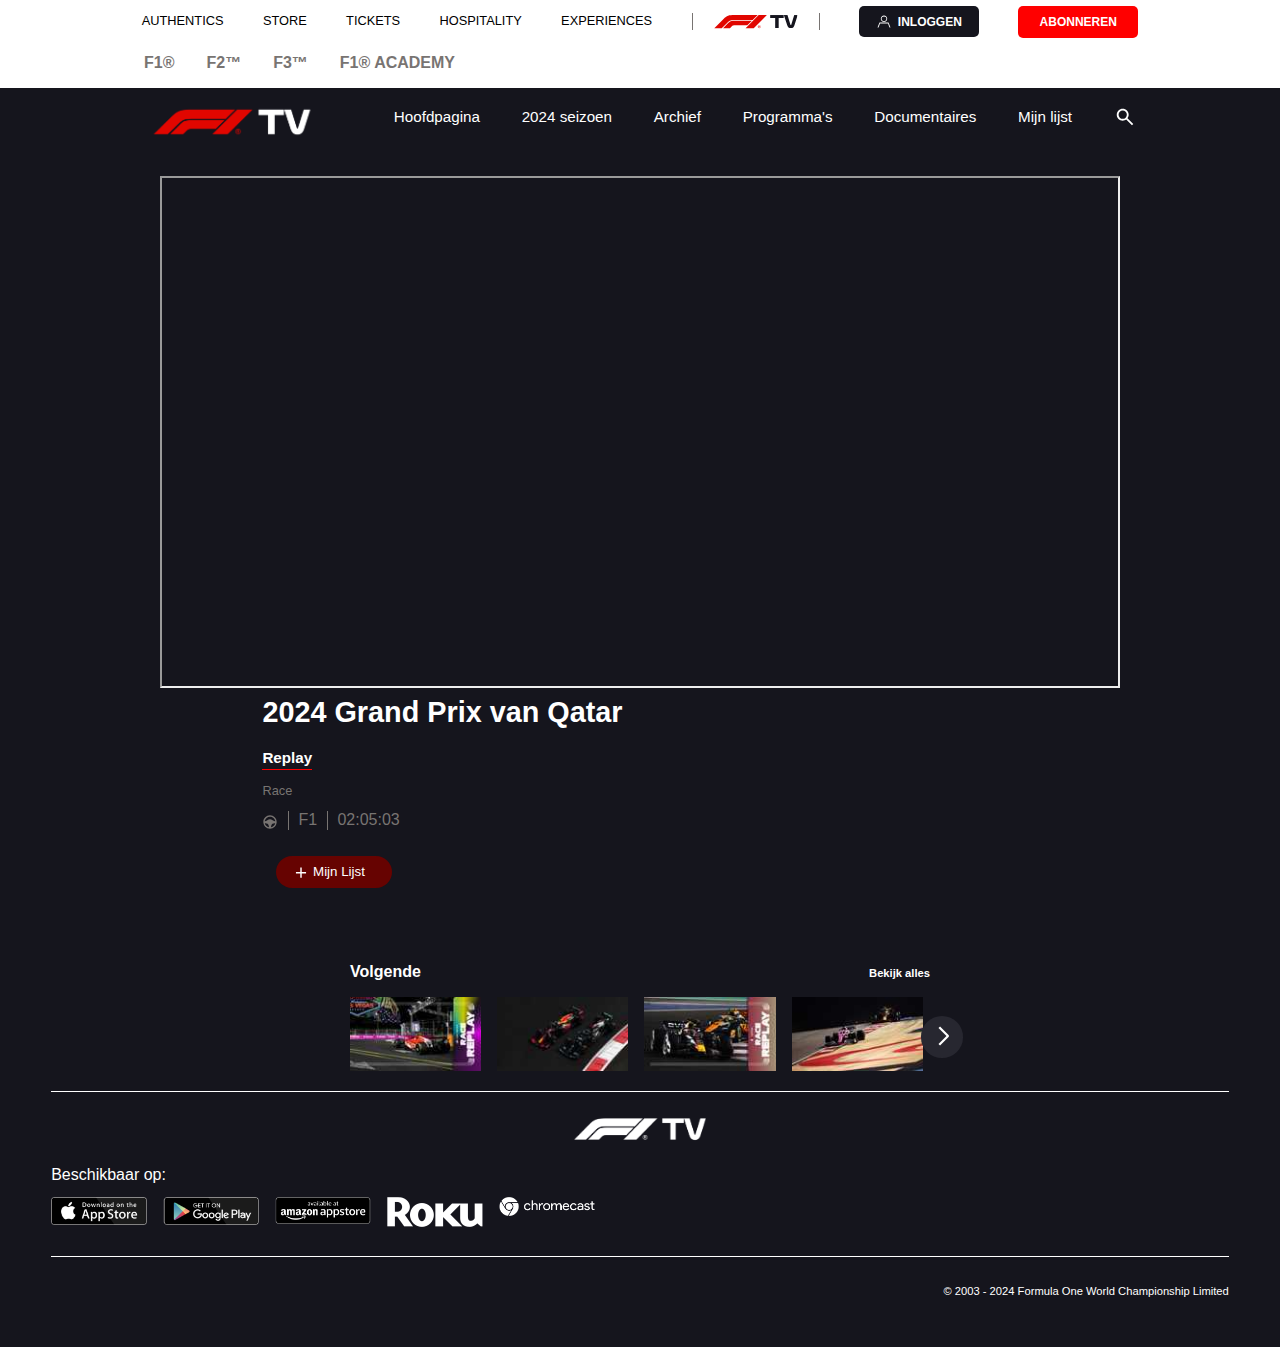
<file: race.html>
<!DOCTYPE html>
<html lang="en">
<head>
    <meta charset="UTF-8">
    <meta name="viewport" content="width=device-width, initial-scale=1.0">

    <title>Race</title>
	
	<link href="styles/style.css" rel="stylesheet">
	<link rel="icon" type="image/svg+xml" href="images/favicon.svg">
</head>
<body>
	<header>
		<nav>
			<!-- Algemene nav  -->
			<ul>
				<li>
					<button>
						<svg xmlns="http://www.w3.org/2000/svg" width="28" height="28" viewBox="0 0 28 28" fill="none">
							<path d="M4.66675 21H23.3334L22.1667 18.6667H4.66675V21Z" fill="white"/>
							<path d="M4.66675 15.1667H20.4167L19.2501 12.8333H4.66675V15.1667Z" fill="white"/>
							<path d="M4.66675 9.33333H18.6667L17.5001 7H4.66675V9.33333Z" fill="white"/>
							<title>Hamburger menu</title>
						</svg>
					</button>
				</li>
				<li><a href="index.html"><img src="images/f1-tv-logo.webp" alt="F1TV logo"></a></li>
				<li>
					<button>
						<svg xmlns="http://www.w3.org/2000/svg" width="22" height="22" viewBox="0 0 22 22" fill="none">
							<path d="M17.9667 19.25L12.1917 13.475C11.7333 13.8417 11.2063 14.1319 10.6104 14.3458C10.0146 14.5597 9.38056 14.6667 8.70833 14.6667C7.04306 14.6667 5.63383 14.0898 4.48067 12.936C3.3275 11.7822 2.75061 10.373 2.75 8.70833C2.74939 7.04367 3.32628 5.63444 4.48067 4.48067C5.63506 3.32689 7.04428 2.75 8.70833 2.75C10.3724 2.75 11.7819 3.32689 12.9369 4.48067C14.0919 5.63444 14.6685 7.04367 14.6667 8.70833C14.6667 9.38056 14.5597 10.0146 14.3458 10.6104C14.1319 11.2063 13.8417 11.7333 13.475 12.1917L19.25 17.9667L17.9667 19.25ZM8.70833 12.8333C9.85417 12.8333 10.8283 12.4324 11.6307 11.6307C12.4331 10.8289 12.8339 9.85478 12.8333 8.70833C12.8327 7.56189 12.4318 6.58808 11.6307 5.78692C10.8295 4.98575 9.85539 4.58456 8.70833 4.58333C7.56128 4.58211 6.58747 4.98331 5.78692 5.78692C4.98636 6.59053 4.58517 7.56433 4.58333 8.70833C4.5815 9.85233 4.9827 10.8264 5.78692 11.6307C6.59114 12.4349 7.56495 12.8358 8.70833 12.8333Z" fill="white"/>
							<title>Zoekbalk</title>
						</svg>
					</button>
				</li>
			</ul>

			<!-- Hamburger menu  -->
			<div>
				<ul>
					<li>
						<button>
							<svg xmlns="http://www.w3.org/2000/svg" width="20" height="20" viewBox="0 0 20 20" fill="none">
								<path d="M19.75 3.67844L17.0716 1L10.375 7.69656L3.67844 1L1 3.67844L7.69656 10.375L1 17.0716L3.67844 19.75L10.375 13.0534L17.0716 19.75L19.75 17.0716L13.0534 10.375L19.75 3.67844Z" fill="white"/>
								<title>Sluiten</title>
							</svg>
						</button>
					</li>
					<li><img src="images/f1-tv-logo.webp" alt="F1TV logo"></li>
				</ul>

				<ul>
					<li><p>Hoofdpagina</p></li>
					<li><p>2024 seizoen</p></li>
					<li><p>Archief</p></li>
					<li><p>Programma's</p></li>
					<li><p>Documentaires</p></li>
					<li><p>Mijn lijst</p></li>
				</ul>

				<ul>
					<li>
						<button>
							<svg xmlns="http://www.w3.org/2000/svg" width="16" height="16" viewBox="0 0 16 16" fill="none">
								<path d="M8.00005 1.59998C7.15136 1.59998 6.33742 1.93712 5.73731 2.53723C5.13719 3.13735 4.80005 3.95128 4.80005 4.79998C4.80005 5.64867 5.13719 6.4626 5.73731 7.06272C6.33742 7.66283 7.15136 7.99998 8.00005 7.99998C8.84874 7.99998 9.66267 7.66283 10.2628 7.06272C10.8629 6.4626 11.2 5.64867 11.2 4.79998C11.2 3.95128 10.8629 3.13735 10.2628 2.53723C9.66267 1.93712 8.84874 1.59998 8.00005 1.59998ZM5.60005 4.79998C5.60005 4.16346 5.85291 3.55301 6.30299 3.10292C6.75308 2.65283 7.36353 2.39998 8.00005 2.39998C8.63657 2.39998 9.24702 2.65283 9.69711 3.10292C10.1472 3.55301 10.4 4.16346 10.4 4.79998C10.4 5.4365 10.1472 6.04694 9.69711 6.49703C9.24702 6.94712 8.63657 7.19998 8.00005 7.19998C7.36353 7.19998 6.75308 6.94712 6.30299 6.49703C5.85291 6.04694 5.60005 5.4365 5.60005 4.79998Z" fill="#15151D"/>
								<path d="M12.5 8.49988L14.5 13.4999H13.5L12 9.49988H4L2.5 13.4999H1.5L3.5 8.49988H12.5Z" fill="#15151D"/>
							</svg>
						Inloggen
						</button>
					</li>
					<li><button>Abonneren</button></li>
					<li>
						<button>
							<svg xmlns="http://www.w3.org/2000/svg" width="16" height="16" viewBox="0 0 16 16" fill="none">
								<path d="M7.99989 10.3334C7.38105 10.3334 6.78756 10.0875 6.34998 9.64996C5.91239 9.21237 5.66656 8.61888 5.66656 8.00004C5.66656 7.3812 5.91239 6.78771 6.34998 6.35013C6.78756 5.91254 7.38105 5.66671 7.99989 5.66671C8.61873 5.66671 9.21222 5.91254 9.64981 6.35013C10.0874 6.78771 10.3332 7.3812 10.3332 8.00004C10.3332 8.61888 10.0874 9.21237 9.64981 9.64996C9.21222 10.0875 8.61873 10.3334 7.99989 10.3334ZM12.9532 8.64671C12.9799 8.43338 12.9999 8.22004 12.9999 8.00004C12.9999 7.78004 12.9799 7.56004 12.9532 7.33338L14.3599 6.24671C14.4866 6.14671 14.5199 5.96671 14.4399 5.82004L13.1066 3.51338C13.0266 3.36671 12.8466 3.30671 12.6999 3.36671L11.0399 4.03338C10.6932 3.77338 10.3332 3.54671 9.91323 3.38004L9.66656 1.61338C9.65302 1.53485 9.61212 1.46366 9.5511 1.41241C9.49009 1.36116 9.41291 1.33316 9.33323 1.33338H6.66656C6.49989 1.33338 6.35989 1.45338 6.33323 1.61338L6.08656 3.38004C5.66656 3.54671 5.30656 3.77338 4.95989 4.03338L3.29989 3.36671C3.15323 3.30671 2.97323 3.36671 2.89323 3.51338L1.55989 5.82004C1.47323 5.96671 1.51323 6.14671 1.63989 6.24671L3.04656 7.33338C3.01989 7.56004 2.99989 7.78004 2.99989 8.00004C2.99989 8.22004 3.01989 8.43338 3.04656 8.64671L1.63989 9.75338C1.51323 9.85338 1.47323 10.0334 1.55989 10.18L2.89323 12.4867C2.97323 12.6334 3.15323 12.6867 3.29989 12.6334L4.95989 11.96C5.30656 12.2267 5.66656 12.4534 6.08656 12.62L6.33323 14.3867C6.35989 14.5467 6.49989 14.6667 6.66656 14.6667H9.33323C9.49989 14.6667 9.63989 14.5467 9.66656 14.3867L9.91323 12.62C10.3332 12.4467 10.6932 12.2267 11.0399 11.96L12.6999 12.6334C12.8466 12.6867 13.0266 12.6334 13.1066 12.4867L14.4399 10.18C14.5199 10.0334 14.4866 9.85338 14.3599 9.75338L12.9532 8.64671Z" fill="white"/>
							</svg>
							Instellingen
						</button>
					</li>
				</ul>

				<ul>
					<li><p>AUTHENTICS</p><img src="images/link-icon.svg" alt="Link out icon"></li>
					<li><p>STORE</p><img src="images/link-icon.svg" alt="Link out icon"></li>
					<li><p>TICKETS</p><img src="images/link-icon.svg" alt="Link out icon"></li>
					<li><p>HOSPITALITY</p><img src="images/link-icon.svg" alt="Link out icon"></li>
					<li><p>EXPERIENCES</p><img src="images/link-icon.svg" alt="Link out icon"></li>
				</ul>

				<ul>
					<li><p>F1®</p></li>
					<li><p>F2™</p></li>
					<li><p>F3™</p></li>
					<li><p>F1® ACADEMY</p></li>
				</ul>
			</div>
		</nav>

		<!-- Algemene nav vanaf 1000px breedte  -->
		<div class="grootMenu">
			<ul>
				<li><p>AUTHENTICS</p></li>
				<li><p>STORE</p></li>
				<li><p>TICKETS</p></li>
				<li><p>HOSPITALITY</p></li>
				<li><p>EXPERIENCES</p></li>
				<li><a href="index.html"><img src="images/f1-tv-logo-zwart.svg" alt="F1TV logo"></a></li>
				<li>
					<button>
						<svg xmlns="http://www.w3.org/2000/svg" width="16" height="16" viewBox="0 0 16 16" fill="none">
							<path d="M8.00005 1.59998C7.15136 1.59998 6.33742 1.93712 5.73731 2.53723C5.13719 3.13735 4.80005 3.95128 4.80005 4.79998C4.80005 5.64867 5.13719 6.4626 5.73731 7.06272C6.33742 7.66283 7.15136 7.99998 8.00005 7.99998C8.84874 7.99998 9.66267 7.66283 10.2628 7.06272C10.8629 6.4626 11.2 5.64867 11.2 4.79998C11.2 3.95128 10.8629 3.13735 10.2628 2.53723C9.66267 1.93712 8.84874 1.59998 8.00005 1.59998ZM5.60005 4.79998C5.60005 4.16346 5.85291 3.55301 6.30299 3.10292C6.75308 2.65283 7.36353 2.39998 8.00005 2.39998C8.63657 2.39998 9.24702 2.65283 9.69711 3.10292C10.1472 3.55301 10.4 4.16346 10.4 4.79998C10.4 5.4365 10.1472 6.04694 9.69711 6.49703C9.24702 6.94712 8.63657 7.19998 8.00005 7.19998C7.36353 7.19998 6.75308 6.94712 6.30299 6.49703C5.85291 6.04694 5.60005 5.4365 5.60005 4.79998Z" fill="white"/>
							<path d="M12.5 8.49988L14.5 13.4999H13.5L12 9.49988H4L2.5 13.4999H1.5L3.5 8.49988H12.5Z" fill="white"/>
						</svg>
					INLOGGEN
					</button>
				</li>
				<li><button>ABONNEREN</button></li>
			</ul>

			<ul>
				<li><p>F1®</p></li>
				<li><p>F2™</p></li>
				<li><p>F3™</p></li>
				<li><p>F1® ACADEMY</p></li>
			</ul>

			<ul>
				<li><a href="index.html"><img src="images/f1-tv-logo.webp" alt="F1TV logo"></a></li>
				<li><p>Hoofdpagina</p></li>
				<li><p>2024 seizoen</p></li>
				<li><p>Archief</p></li>
				<li><p>Programma's</p></li>
				<li><p>Documentaires</p></li>
				<li><p>Mijn lijst</p></li>
				<li>
					<button>
						<svg xmlns="http://www.w3.org/2000/svg" width="22" height="22" viewBox="0 0 22 22" fill="none">
							<path d="M17.9667 19.25L12.1917 13.475C11.7333 13.8417 11.2063 14.1319 10.6104 14.3458C10.0146 14.5597 9.38056 14.6667 8.70833 14.6667C7.04306 14.6667 5.63383 14.0898 4.48067 12.936C3.3275 11.7822 2.75061 10.373 2.75 8.70833C2.74939 7.04367 3.32628 5.63444 4.48067 4.48067C5.63506 3.32689 7.04428 2.75 8.70833 2.75C10.3724 2.75 11.7819 3.32689 12.9369 4.48067C14.0919 5.63444 14.6685 7.04367 14.6667 8.70833C14.6667 9.38056 14.5597 10.0146 14.3458 10.6104C14.1319 11.2063 13.8417 11.7333 13.475 12.1917L19.25 17.9667L17.9667 19.25ZM8.70833 12.8333C9.85417 12.8333 10.8283 12.4324 11.6307 11.6307C12.4331 10.8289 12.8339 9.85478 12.8333 8.70833C12.8327 7.56189 12.4318 6.58808 11.6307 5.78692C10.8295 4.98575 9.85539 4.58456 8.70833 4.58333C7.56128 4.58211 6.58747 4.98331 5.78692 5.78692C4.98636 6.59053 4.58517 7.56433 4.58333 8.70833C4.5815 9.85233 4.9827 10.8264 5.78692 11.6307C6.59114 12.4349 7.56495 12.8358 8.70833 12.8333Z" fill="white"/>
							<title>Zoekbalk</title>
						</svg>
					</button>
				</li>
			</ul>
		</div>
	</header>

	<main>
		<!-- Video + beschrijving  -->
		<section class="videoSectie">

			<!-- https://support.google.com/youtube/answer/171780?hl=en -->
			<iframe src="https://www.youtube.com/embed/MmriyZhLj1o?si=FT3Q02VsasCgIVqx" title="YouTube video player" allow="accelerometer; autoplay; clipboard-write; encrypted-media; gyroscope; picture-in-picture; web-share" referrerpolicy="strict-origin-when-cross-origin" allowfullscreen></iframe>
			
			<ul>
				<li><h1>2024 Grand Prix van Qatar</h1></li>
				<li><p>Replay</p></li>
				<li><p>Race</p></li>
				<li>
					<svg xmlns="http://www.w3.org/2000/svg" width="16" height="16" viewBox="0 0 24 24" fill="none">
						<path fill-rule="evenodd" clip-rule="evenodd" d="M12 2C17.523 2 22 6.477 22 12C22 17.523 17.523 22 12 22C6.477 22 2 17.523 2 12C2 6.477 6.477 2 12 2ZM4.205 13.81C4.55496 15.3124 5.33129 16.6817 6.44071 17.7536C7.55013 18.8254 8.94545 19.554 10.459 19.852C10.266 17.227 9.403 15.652 8.313 14.781C7.269 13.946 5.853 13.623 4.205 13.809V13.81ZM15.687 14.78C14.597 15.653 13.734 17.227 13.541 19.852C15.0547 19.554 16.4501 18.8252 17.5595 17.7531C18.669 16.6811 19.4452 15.3116 19.795 13.809C18.147 13.623 16.731 13.946 15.687 14.781V14.78ZM12 4C10.136 3.99967 8.33043 4.65023 6.89502 5.83935C5.4596 7.02847 4.48447 8.6815 4.138 10.513L4.095 10.761L6.305 10.319C6.887 10.203 7.44 9.896 8.058 9.479L8.535 9.147C9.332 8.581 10.513 8 12 8C13.388 8 14.509 8.506 15.3 9.034L15.942 9.479C16.482 9.844 16.974 10.124 17.478 10.267L17.695 10.319L19.905 10.761C19.6096 8.87675 18.6508 7.16003 17.2013 5.92036C15.7519 4.68069 13.9073 3.99964 12 4Z" fill="#787472"/>
					</svg>
					<p>F1</p>
					<p>02:05:03</p>
				</li>
				<li>
					<button>
						<svg xmlns="http://www.w3.org/2000/svg" width="24" height="24" viewBox="0 0 24 24" fill="none">
							<path d="M19 12.998H13V18.998H11V12.998H5V10.998H11V4.99805H13V10.998H19V12.998Z" fill="white"/>
						</svg>
						Mijn Lijst
					</button>
				</li>
			</ul>
		</section>

		<!-- Uitgelichte content kleine horizontale carousel, 1 hoog -->
		<section class="carouselHorizontaalKlein">
			<ul>
				<li><h2>Volgende</h2></li>
				<li><a class="bekijkAlles" href="#">Bekijk alles</a></li>
			</ul>

			<ul>
				<li>
					<img src="images/F1-Qatar/landscape_web(7).jpg" alt="2023 Grand Prix van Las Vegas thumbnail">
				</li>
				<li>
					<img src="images/F1-Qatar/landscape_web(8).jpg" alt="2021 Grand Prix van Abu Dhabi thumbnail">
				</li>
				<li>
					<img src="images/F1-Qatar/landscape_web(9).jpg" alt="2023 Grand Prix van Las Vegas thumbnail">
				</li>
				<li>
					<img src="images/F1-Qatar/landscape_web(10).jpg" alt="2021 Grand Prix van Abu Dhabi thumbnail">
				</li>
				<li>
					<img src="images/F1-Qatar/landscape_web(11).jpg" alt="2023 Grand Prix van Las Vegas thumbnail">
				</li>
				<li>
					<img src="images/F1-Qatar/landscape_web(12).jpg" alt="2021 Grand Prix van Abu Dhabi thumbnail">
				</li>
				<li>
					<img src="images/F1-Qatar/landscape_web(13).jpg" alt="2023 Grand Prix van Las Vegas thumbnail">
				</li>
				<li>
					<img src="images/F1-Qatar/landscape_web(14).jpg" alt="2021 Grand Prix van Abu Dhabi thumbnail">
				</li>
				<li>
					<img src="images/F1-Qatar/landscape_web(15).jpg" alt="2023 Grand Prix van Las Vegas thumbnail">
				</li>
				<li>
					<img src="images/F1-Qatar/landscape_web(16).jpg" alt="2021 Grand Prix van Abu Dhabi thumbnail">
				</li>
				<li>
					<img src="images/F1-Qatar/landscape_web(17).jpg" alt="2023 Grand Prix van Las Vegas thumbnail">
				</li>
			</ul>

			<button>
				<svg xmlns="http://www.w3.org/2000/svg" width="24" height="24" viewBox="0 0 24 24" fill="none">
					<path d="M10.0604 2.45398L8.5 3.99988L16.5 11.9999L8.5 19.9999L10.0604 21.546L18.5459 13.0605C18.8271 12.7792 18.9851 12.3977 18.9851 12C18.9851 11.6022 18.8271 11.2208 18.5459 10.9395L10.0604 2.45398Z" fill="white"/>
				</svg>
			</button>
		</section>
	</main>

	<footer>
		<div>
			<img src="images/F1LogoMicroWhite.avif" alt="F1TV logo">
		</div>

		<div>
			<p>Beschikbaar op:</p>
			<ul>
				<li><a href="https://apps.apple.com/us/app/f1-tv/id1315007279"><img src="images/apple.png" alt=""></a></li>
				<li><a href="https://play.google.com/store/apps/details?id=com.formulaone.production&hl=en&gl=US&pli=1"><img src="images/Googleplay.png" alt=""></a></li>
				<li><a href="https://www.amazon.co.uk/Formula-One-Digital-Media-Limited/dp/B077VPVD47"><img src="images/amazon.png" alt=""></a></li>
				<li><a href="https://channelstore.roku.com/details/4af8eceac36ccd8b432a2d37712dde90/f1-tv"><img src="images/roku.png" alt=""></a></li>
				<li><a href=""><img src="images/Chromecast.png" alt=""></a></li>	
			</ul>
		</div>
			
		<div class="copyright">
			<p>© 2003 - 2024 Formula One World Championship Limited</p>
		</div>
	</footer>

	<script defer src="scripts/script.js"></script>
</body>
</html>
</file>
<file: styles/style.css>
/*---------*/
/* Kleuren */
/*---------*/
:root {
	--color-text: white;
	--color-text-2: rgb(120, 116, 114);
	--color-text-3: black;

	--color-background: #15151D;
	--color-background-2: #000000;
	--color-background-3: #660301;
	--color-background-4: #FFFFFF;
	--color-schemacarousel: #1B0100;
	--color-kaartje-1: #301A1D;
	--color-kaartje-2: #23232C;
}



/*------------*/
/* CSS REMEDY */
/*------------*/
*, *::after, *::before {
  box-sizing:border-box;  
  margin: 0;
  padding: 0;
}



/*------------------*/
/* ALGEMENE STYLING */
/*------------------*/
body {
	background-color: var(--color-background);
	color: var(--color-text);
	font-family: 'Open Sans', sans-serif;
}

li {
	list-style-type: none;
}



/*--------*/
/* HEADER */
/*--------*/
header {
	background-color: var(--color-background-3);
}

header img {
	max-width: 100%;
}

/* Eerste ul, sticky navbar */
header nav ul:nth-of-type(1) {
	position: fixed;
	z-index: 1;
	top: 0em;
	width: 100%;
	display: flex;
	justify-content: space-between;
	padding: 1em 1em 0.8em 1.5em;
	background-color: var(--color-background);
	border-bottom: solid 0.01px rgb(150, 150, 150);
}

/* navbar iconen */
header nav ul:nth-of-type(1) button {
	background: none;
	border: none;
	padding: 0.2em 0 0 0;
}

/* F1TV logo navbar */
header nav ul:nth-of-type(1) li:nth-of-type(2) {
	width: 9.9em;
	margin-right: 1em;
}

/* zoek icon omlaag */
header nav ul:nth-of-type(1) li:nth-of-type(3) {
	padding: 0.3em 0 0 0;
}



/*----------------*/
/* HAMBURGER MENU */
/*----------------*/
header nav div {
	background-color: rgb(21, 21, 29);
	position: fixed;
	top: 0;
	left: 0;
	width: 375px;
	translate: -100% 0;
	transition: 300ms;
	z-index: 2;
} 

header nav div.openMenu {
	position: fixed;
	top: 0;
	left: 0;
	translate: 0 0;
	height: 100vh;
	overflow: scroll;
	max-width: 375px;
}

.openMenu::-webkit-scrollbar {
	display: none;
}

body.stopScrollen {
	overflow: hidden;
}

/* Eerste ul hamburger menu */
header nav div ul:nth-of-type(1) {
	margin: 0.3em 0 0 0;
	border-bottom: none;
}

/* F1TV logo in hamburger menu */
header nav div ul:nth-of-type(1) li:nth-of-type(2) {
	margin-right: 5.25em;
}

header nav div ul:nth-of-type(1) li:nth-of-type(2) img {
	width: 9em;
}


/* Tweede ul hamburger menu */
header nav div ul:nth-of-type(2) {
	padding: 5em 0.6em 0.8em 1.1em;
	display: flex;
	flex-direction: column;
	border: none;
	margin-right: 0.5em;
}

header nav div ul:nth-of-type(2) li {
	padding: 0.8em 0 0.8em 0;
}

header nav div ul:nth-of-type(2) li:nth-of-type(1) {
	border-bottom: solid 1.5px white;
	border-right: solid 1.5px white;
	border-bottom-right-radius: 10px;
}

/* Derde ul hamburger menu */
header nav div ul:nth-of-type(3) {
	padding: 0.5em;
	display: flex;
	flex-direction: column;
	justify-content: center;
	align-items: center;
}

/* Derde ul buttons */
header nav div ul:nth-of-type(3) li button {
	margin: 0.5em;
	padding: 0.8em;
	width: 25em;
	border-radius: 72px;
	border: none;
}

header nav div ul:nth-of-type(3) li:nth-of-type(1) button:hover {
	background-color: rgb(183, 183, 183);
	color: rgb(0, 0, 0);
}

header nav div ul:nth-of-type(3) li:nth-of-type(2) button {
	background-color: red;
	color: white;
}

header nav div ul:nth-of-type(3) li:nth-of-type(2) button:hover {
	background-color: rgb(255, 98, 98);
	color: white;
}

header nav div ul:nth-of-type(3) li:nth-of-type(3) button {
	background-color: rgb(21, 21, 29);
	color: white;
	border: solid 0.01px rgb(150, 150, 150);
}

header nav div ul:nth-of-type(3) li:nth-of-type(3) button:hover {
	background-color: rgb(38, 38, 50);
}

/* Vierde ul hamburger menu */
header nav div ul:nth-of-type(4) {
	padding: 0.5em;
	display: flex;
	flex-wrap: wrap;
	margin: 1em 1.3em 1em 0.8em;
}

/* Vierde ul list items */
header nav div ul:nth-of-type(4) li {
	display: flex;
	flex-direction: row;
	justify-content: space-between;
	flex-basis: 100%;
	margin: 1em 0 0 0;
	font-size: 0.8em;
}

/* Vijfde ul hamburger menu */
header nav div ul:nth-of-type(5) {
	display: flex;
	margin: 1em 0 1em 1.3em;
}

/* Vijfde ul list items */
header nav div ul:nth-of-type(5) li {
	margin: 0 1.3em 0 0;
	color: rgb(150, 150, 150);
	display: flex;
}

/* https://www.w3schools.com/css/css3_mediaqueries.asp */
@media screen and (min-width: 1000px) {
	header nav {
		display: none;
	}
}



/* --------------------*/
/* HEADER GROOT SCHERM */
/* --------------------*/
.grootMenu {
	position: relative;
	z-index: 1;
}

.grootMenu ul:nth-of-type(1) {
	background-color: var(--color-background-4);
	color: var(--color-text-3);
	display: flex;
	justify-content: space-evenly;
	padding: 0.2em 8% 0 8%;
}

.grootMenu ul:nth-of-type(1) img {
	width: 8em;
	padding: 0 1em 0 1em;
	border-left: solid 1px var(--color-text-2);
	border-right: solid 1px var(--color-text-2);
}

.grootMenu ul:nth-of-type(1) li {
	padding-top: 0.6em;
}

.grootMenu ul:nth-of-type(1) li p {
	font-size: 0.8em;
}

.grootMenu ul:nth-of-type(1) li button {
	width: 10em;
	padding: 0.6em 0.8em 0.6em 0.8em;
	border-radius: 5px;
	border: none;
	font-size: 0.75em;
	font-weight: 550;
}

.grootMenu ul:nth-of-type(1) li:nth-of-type(7) {
	padding-top: 0.2em;
}

.grootMenu ul:nth-of-type(1) li:nth-of-type(7) button {
	display: flex;
	justify-content: center;
	align-items: center;
	background-color: var(--color-background);
	color: var(--color-text);	
}

.grootMenu ul:nth-of-type(1) li:nth-of-type(7) button:hover {
	background-color: rgb(38, 38, 50);
	color: var(--color-text);	
}

.grootMenu ul:nth-of-type(1) li:nth-of-type(7) button svg {
	margin-right: 0.5em;
}

.grootMenu ul:nth-of-type(1) li:nth-of-type(8) {
	padding-top: 0.2em;
}

.grootMenu ul:nth-of-type(1) li:nth-of-type(8) button {
	background-color: red;
	color: var(--color-text);
	padding: 0.72em 0.8em 0.72em 0.8em;
}

.grootMenu ul:nth-of-type(1) li:nth-of-type(8) button:hover {
	background-color: rgb(255, 98, 98);
}

.grootMenu ul:nth-of-type(2) {
	background-color: var(--color-background-4);
	color: var(--color-text-2);
	display: flex;
	padding: 1em 8% 1em 10%;
}

.grootMenu ul:nth-of-type(2) li {
	margin: 0 1em 0 1em;
}

.grootMenu ul:nth-of-type(2) li p {
	font-weight: 550;
}

.grootMenu ul:nth-of-type(3) {
	background-color: var(--color-background);
	color: var(--color-text-1);
	display: flex;
	justify-content: space-evenly;
	padding: 1em 8% 0 8%;
}

.grootMenu ul:nth-of-type(3) img {
	width: 11em;
	margin-right: 2em;
}

.grootMenu ul:nth-of-type(3) p {
	font-size: 0.95em;
	font-weight: 530;
	margin-top: 0.3em;
}

.grootMenu ul:nth-of-type(3) li:nth-of-type(8) button {
	background: none;
	border: none;
	padding: 0.2em 0 0 0;
}



@media screen and (max-width: 1000px) {
	.grootMenu {
		display: none;
	}
}



/*--------*/
/* TOGGLE */
/*--------*/
@media (prefers-color-scheme:dark) {
	:root {
        background-color: var(--color-background-2);
    }
}

.switch {
    position: absolute;
    display: inline-block;
    width: 60px;
    height: 34px;
	top: 5em;
	right: 1em;
}

@media screen and (min-width: 1000px) {
	.switch {
		top: 10em;
	}
}

.switch input {
    opacity: 0;
    width: 0;
    height: 0;
}
  
.switch span {
    position: absolute;
    cursor: pointer;
    top: 0;
    left: 0;
    right: 0;
    bottom: 0;
    background-color: var(--color-kaartje-2);
    border-radius: 34px;
    transition: 0.4s;
}
  
span:before {
    position: absolute;
    content: "";
    height: 26px;
    width: 26px;
    left: 4px;
    bottom: 4px;
    background-color: var(--color-background);
    border-radius: 50%;
    transition: 0.4s;
}

body.dark-mode .switch span:before {
    left: 30px;
	background-color: var(--color-background-2);
}

body.dark-mode {
    background-color: var(--color-background-2);
}

body header nav ul.dark-mode {
	background-color: var(--color-background-2);
}

/*----------*/
/* LIVE TAG */
/*----------*/
.headerCarouselHome article .live {
	position: absolute;
	display: flex;
	flex-direction: row;
	translate: 0 -4.2em;
	background: none;
	background-color: rgb(83, 152, 255);
}

.headerCarouselHome article .live img {
	position: fixed;
	width: 12px;
	height: 12px;
	margin: 0.6em 0 0 0.5em;
	animation-name: live;
	animation-duration: 1s;
	animation-iteration-count: infinite;
}

.headerCarouselHome article .live p {
	padding: 0.5em 1em 0em 2em;
}


/* Animatie bolletje in live tag */
@keyframes live {
	0% {transform: scale(0.9);}
	50% {transform: scale(1.1);}
	100% {transform: scale(0.9);}
}

@media screen and (min-width: 1000px) {
	.headerCarouselHome article .live {
		display: flex;
		flex-direction: row;
		justify-content: center;
		z-index: 1;
		width: 4.5em;
		height: 2.5em;
	}
	.headerCarouselHome article .live img {
		position: fixed;
		width: 12px;
		height: 12px;
		margin: 0.7em 0 0 -2em;
		animation-name: live;
		animation-duration: 1s;
		animation-iteration-count: infinite;
	}
	.headerCarouselHome article .live p:nth-of-type(1) {
		padding: 0.7em 1em 0em 3em;
		margin: 0;
	}
}



/* --------------------------*/
/* EERSTE CAROUSEL ONDER NAV */
/* --------------------------*/
.headerCarouselHome {
	margin: 4em 0 0 0;
	border-left: solid 0.8em rgb(102, 3, 0);
	border-right: solid 0.8em rgb(102, 3, 0);
}

.headerCarouselHome article div {
	background: linear-gradient(180deg, rgba(0, 0, 0, 0.00) -10%, #15151D 15%);
	translate: 0em -1.8em;
	display: flex;
	flex-direction: column;
}

/* Tekst in afbeelding */
.headerCarouselHome article div p:nth-of-type(1) {
	display: flex;
	justify-content: center;
	margin: 0 0 1em 0;
	font-size: 0.82em;
	font-weight: 650;
}

.headerCarouselHome article div h3 {
	display: flex;
	justify-content: center;
	text-align: center;
	font-size: 1.3em;
	font-weight: 700;
}

.headerCarouselHome article div p:nth-of-type(2) {
	margin: 1em 2em 0 2em;
	display: flex;
	justify-content: center;
	font-size: 0.8em;
}

/* Bekijk nu */
.headerCarouselHome article div a {
	background-color: red;
	padding: 0 1.5em 0 1em;
	margin: 1em auto 1em auto;
	border-radius: 100px;
	color: white;
	display: flex;
	justify-content: center;
	align-items: center;
}

.headerCarouselHome article div a:link {
	text-decoration: none;
	color: white;
}

.headerCarouselHome article div a:hover {
	text-decoration: none;
	color: white;
}

.headerCarouselHome article div a:visited {
	text-decoration: none;
	color: white;
}

.headerCarouselHome article div a:active {
	text-decoration: none;
	color: rgb(255, 155, 155);
}

.headerCarouselHome article div a p:nth-of-type(1) {
	margin-top: 1em;
	font-size: 0.8em;
	font-weight: 700;
}

/* Carousel 1 buttons */
.headerCarouselHome ul {
	display: flex;
	justify-content: center;
	translate: 0 -27%;
	padding: 2em 0 2em 0;
	background-color: var(--color-background);
}

.headerCarouselHome ul li button {
	background: rgb(150, 150, 150);
	border: solid 3px rgb(161, 159, 161);
	border-radius: 100%;
	margin: 0.3em;
}

.headerCarouselHome ul li:nth-of-type(1) button {
	background: rgb(39, 39, 48);
	padding: 0.4em 0.4em 0.2em 0.4em;
	margin: 0 1em 1em 0;
	border: none;
}

.headerCarouselHome ul li:nth-of-type(6) button {
	background: rgb(39, 39, 48);
	padding: 0.4em 0.4em 0.2em 0.4em;
	margin: 0 0 1em 1em;
	border: none;
}

@media screen and (min-width: 720px) {
	.headerCarouselHome {
	  max-width: 720px;
	  margin: 0 auto 0 auto;
	}
}

@media screen and (min-width: 1000px) {
	.headerCarouselHome {
	  max-width: 90vw;
	  max-height: 40vw
	}
	.headerCarouselHome article div {
		display: flex;
		justify-content: space-evenly;
		width: 35em;
		height: 40vw;
		background: linear-gradient(270deg, rgba(21, 21, 29, 0.00) 3.53%, #15151D 49.82%);
		translate: 0 -100%;
	}
	.headerCarouselHome article div p:nth-of-type(1) {
		display: flex;
		justify-content: left;
		margin: 3em 0 0 2em;
	}
	.headerCarouselHome article div h3 {
		display: flex;
		justify-content: left;
		margin: 2em 0 0 1.2em;
	}
	.headerCarouselHome article div p:nth-of-type(2) {
		display: flex;
		justify-content: left;
		margin: 2em 2em 0 2em;
		max-width: 20em;
	}
	.headerCarouselHome article div a {
		display: flex;
		justify-content: center;
		margin: 3em auto 6em 5em;
	}
	.headerCarouselHome article div a p:nth-of-type(1){
		margin: 0;
	}
	.headerCarouselHome article ul {
		height: 40vw;
		translate: 0 -120%;
		background: none;
	}

}  



/*---------------*/
/* MAIN PAGINA 1 */
/*---------------*/

/* WeekendExpansie */
.weekendExpansie {
	background: linear-gradient(180deg, #660300 3.53%, #2E0200 49.82%);
	padding-bottom: 2em;
}



/*----*/
/* H1 */
/*----*/
.abonneren {
	display: flex;
	justify-content: center;
	align-items: center;
	flex-direction: column;

	padding-top: 3em;
}

h1 {
	font-size: 1.3em;
	font-weight: 550;
	margin-bottom: 0.7em;
}

.abonneren button {
	padding: 0.8em 2.5em 0.8em 2.5em;
	border: none;
	border-radius: 5px;
	font-size: 0.8em;
	font-weight: bold;
	color: white;
	background-color: red;
}

.abonneren button:hover {
	background-color: rgb(255, 98, 98);
}



/*-------------------*/
/* ABONNEER CAROUSEL */
/*-------------------*/
.abonneerCarousel article:nth-of-type(1) {
	display: grid;
}

.abonneerCarousel article:nth-of-type(1) h3 {
	display: flex;
	justify-content: center;
	font-weight: 500;
	margin: 0.6em 0 2em 0;
}

.abonneerCarousel article:nth-of-type(1) img {
	width: 87%;
	justify-self: center;
}

.abonneerCarousel article:nth-of-type(1) p {
	display: flex;
	justify-content: center;
	text-align: center;
	font-size: 1.3em;
	font-weight: 600;
	margin-top: 0.6em;
}	



/* Abonneer carousel buttons */
.abonneerCarousel ul {
	display: flex;
	justify-content: center;
	position: relative;
	margin-top: 2em;
}

.abonneerCarousel ul li:nth-of-type(1) button {
	position: absolute;
	top: -16em;
	left: 0.5em;

	background: none;
	border: none;
	size: 300%;
}

.abonneerCarousel ul li:nth-of-type(7) button {
	position: absolute;
	top: -16em;
	right: 0.5em;

	background: none;
	border: none;
}

.abonneerCarousel button {
	display: flex;
	justify-self: center;
	margin-top: 2em;
	margin-bottom: 3em;
	padding: 0.8em 2.5em 0.8em 2.5em;
	border: none;
	border-radius: 5px;
	font-size: 0.8em;
	font-weight: 600;
	color: white;
	background-color: red;
}

.abonneerCarousel button:hover {
	background-color: rgb(255, 98, 98);
}

.abonneerCarousel ul li button {
	border: solid 6px rgb(39, 39, 48);
	border-radius: 100%;
	background: none;
	margin: 0 0.7em 0 0.7em;
	padding: 0;
}

@media screen and (min-width: 720px) {
	.abonneerCarousel {
	  max-width: 720px;
	  margin: 0 auto 0 auto;
	}
  }



/*----------------*/
/* UITKLAP SCHEMA */
/*----------------*/
.schema ul {
	display: flex;
	margin: 1em 0.5em 1em 0.5em;
	padding-bottom: 1em;
	border-bottom: solid 1px rgb(150, 150, 150);
}

.schema ul li:nth-of-type(1) img {
	margin-top: 0.4em;
	width: 2em;
}

.schema ul li:nth-of-type(2) h2 {
	font-size: 1.4em;
	margin-left: 0.5em;
}

.schema ul li:nth-of-type(3) {
	margin-top: 0.7em;
	margin-left: auto;
	font-size: 0.8em;
}

.schema details summary {
	display: flex;
	flex-direction: row;
	justify-content: center;
	background-color: white;
	color: black;
	width: 12em;
	margin: 0 auto 0 auto;
	padding: 0.6em 1.5em 0.6em 1.5em;
	border-radius: 72px;
}

.schema details summary:hover {
	background-color: rgb(182, 182, 182);
}

.schema details > summary {
	list-style: none;
	display: flex;
}

.schema details summary svg:nth-of-type(1) {
	margin: 0 1em 0 0;
}

.schema details summary p {
	margin: 0 0.6em 0 1em;
	font-size: 1.2em;
	font-weight: 600;
}

.schema details summary svg:nth-of-type(2) {
	margin: 0.3em 0 0 1em;
}

/* Uitklap gebeuren */
.schema details div {
	margin: 3em 2em 0 2em;
	border-top: solid 10px red;
	border-right: solid 10px red;
	border-top-right-radius: 30px; /* Kan toch wel!! :), https://www.w3schools.com/cssref/css3_pr_border-top-right-radius.php */
}

.schema details div ul:nth-of-type(1) {
	border: none;
	display: flex;
	justify-content: end;
}

.schema details div ul:nth-of-type(1) li {
	margin: 0.3em 1em 0em 1em;
}

.schema details div ul:nth-of-type(2) {
	border: none;
	display: flex;
}

.schema details div ul:nth-of-type(2) li:nth-of-type(3) {
	margin: 0 0 0 0;
}

.schema details div ul:nth-of-type(2) li button {
	font-size: 0.8em;
	color: var(--color-text);
	background: none;
	border: none;
	padding: 1em;
}

.schema details div ul:nth-of-type(2) li:nth-of-type(1) button {
	border-bottom: solid 5px white;
}

.schema details div ul:nth-of-type(2) li:nth-of-type(3) button {
	font-size: 12.8px;
	background: none;
}

/* SchemaCarousel - bepalen van grid */
.schema details section {
	background-color: var(--color-schemacarousel);
	border: none;
	margin: 0;
	padding: 1em;
	display: grid;
	column-gap: 2em;
	row-gap: 0.4em;
	grid-template-columns: 1fr 1fr 1fr 1fr 1fr 1fr 1fr 1fr 1fr;
	grid-template-rows: auto auto auto auto;
	width: 100%;
	height: fit-content;
	overflow: scroll;
}

.schema details section::-webkit-scrollbar {
	display: none;
}

.schema details section h4:nth-of-type(1) {
	grid-column-start: 1;
	grid-column-end: 2;
	grid-row-start: 1;
	grid-row-end: 2;
}

body .schema details div.schemaKaartje {
	border: none;
}

.schema details .schemaKaartje:nth-of-type(1) {
	display: flex;
	justify-content: space-between;
	align-items: center;
	margin: 0;
	padding: 0.6em 1em 0.6em 1em;
	grid-column-start: 1;
	grid-column-end: 2;
	grid-row-start: 2;
	grid-row-end: 3;

	background-color: var(--color-background-3);
	border-top-right-radius: 0;
}

.schema details .schemaKaartje:nth-of-type(1) p:nth-of-type(2) {
	padding: 0 4em 0 4em;
}

.schema details section h4:nth-of-type(2) {
	grid-column-start: 2;
	grid-column-end: 3;
	grid-row-start: 1;
	grid-row-end: 2;
}

.schema details .schemaKaartje:nth-of-type(2) {
	display: flex;
	justify-content: space-between;
	align-items: center;
	margin: 0;
	padding: 0.6em 1em 0.6em 1em;
	grid-column-start: 2;
	grid-column-end: 3;
	grid-row-start: 2;
	grid-row-end: 3;

	background-color: var(--color-background-3);
	border-top-right-radius: 0;
}

.schema details .schemaKaartje:nth-of-type(2) p:nth-of-type(2) {
	padding: 0 4em 0 4em;
}

.schema details .schemaKaartje:nth-of-type(3) {
	display: flex;
	justify-content: space-between;
	align-items: center;
	margin: 0;
	padding: 0.6em 1em 0.6em 1em;
	grid-column-start: 2;
	grid-column-end: 3;
	grid-row-start: 3;
	grid-row-end: 4;

	background-color: var(--color-background-3);
	border-top-right-radius: 0;
}

.schema details .schemaKaartje:nth-of-type(3) p:nth-of-type(2) {
	padding: 0.7em 4em 0.7em 4em;
}

.schema details .schemaKaartje:nth-of-type(4) {
	display: flex;
	justify-content: space-between;
	align-items: center;
	margin: 0;
	padding: 0.6em 1em 0.6em 1em;
	grid-column-start: 2;
	grid-column-end: 3;
	grid-row-start: 4;
	grid-row-end: 5;

	background-color: var(--color-background-3);
	border-top-right-radius: 0;
}

.schema details .schemaKaartje:nth-of-type(4) p:nth-of-type(2) {
	padding: 0 4em 0 4em;
}

.schema details .schemaKaartje:nth-of-type(5) {
	display: flex;
	justify-content: space-between;
	align-items: center;
	margin: 0;
	padding: 0.6em 1em 0.6em 1em;
	grid-column-start: 3;
	grid-column-end: 4;
	grid-row-start: 2;
	grid-row-end: 3;

	background-color: var(--color-background-3);
	border-top-right-radius: 0;
}

.schema details .schemaKaartje:nth-of-type(5) p:nth-of-type(2) {
	padding: 0 4em 0 4em;
}


.schema details .schemaKaartje:nth-of-type(6) {
	display: flex;
	justify-content: space-between;
	align-items: center;
	margin: 0;
	padding: 0.6em 1em 0.6em 1em;
	grid-column-start: 3;
	grid-column-end: 4;
	grid-row-start: 3;
	grid-row-end: 4;

	background-color: var(--color-background-3);
	border-top-right-radius: 0;
}

.schema details .schemaKaartje:nth-of-type(6) p:nth-of-type(2) {
	padding: 0 4em 0 4em;
}

.schema details .schemaKaartje:nth-of-type(7) {
	display: flex;
	justify-content: space-between;
	align-items: center;
	margin: 0;
	padding: 0 1em 0 1em;
	grid-column-start: 3;
	grid-column-end: 4;
	grid-row-start: 4;
	grid-row-end: 5;

	background-color: var(--color-background-3);
	border-top-right-radius: 0;
}

.schema details .schemaKaartje:nth-of-type(7) p:nth-of-type(2) {
	padding: 0 4em 0 4em;
}

.schema details section h4:nth-of-type(3) {
	grid-column-start: 4;
	grid-column-end: 5;
	grid-row-start: 1;
	grid-row-end: 2;
}

.schema details .schemaKaartje:nth-of-type(8) {
	display: flex;
	justify-content: space-between;
	align-items: center;
	margin: 0;
	padding: 0 1em 0 1em;
	grid-column-start: 4;
	grid-column-end: 5;
	grid-row-start: 2;
	grid-row-end: 3;

	background-color: var(--color-background-3);
	border-top-right-radius: 0;
}

.schema details .schemaKaartje:nth-of-type(8) p:nth-of-type(2) {
	padding: 0 4em 0 4em;
}

.schema details .schemaKaartje:nth-of-type(9) {
	display: flex;
	justify-content: space-between;
	align-items: center;
	margin: 0;
	padding: 0 1em 0 1em;
	grid-column-start: 4;
	grid-column-end: 5;
	grid-row-start: 3;
	grid-row-end: 4;

	background-color: var(--color-background-3);
	border-top-right-radius: 0;
}

.schema details .schemaKaartje:nth-of-type(9) p:nth-of-type(2) {
	padding: 0 4em 0 4em;
}

.schema details .schemaKaartje:nth-of-type(10) {
	display: flex;
	justify-content: space-between;
	align-items: center;
	margin: 0;
	padding: 0 1em 0 1em;
	grid-column-start: 4;
	grid-column-end: 5;
	grid-row-start: 4;
	grid-row-end: 5;

	background-color: var(--color-background-3);
	border-top-right-radius: 0;
}

.schema details .schemaKaartje:nth-of-type(10) p:nth-of-type(2) {
	padding: 0 4em 0 4em;
}

.schema details .schemaKaartje:nth-of-type(11) {
	display: flex;
	justify-content: space-between;
	align-items: center;
	margin: 0;
	padding: 0 1em 0 1em;
	grid-column-start: 5;
	grid-column-end: 6;
	grid-row-start: 2;
	grid-row-end: 3;

	background-color: var(--color-background-3);
	border-top-right-radius: 0;
}

.schema details .schemaKaartje:nth-of-type(11) p:nth-of-type(2) {
	padding: 0 4em 0 4em;
}

.schema details .schemaKaartje:nth-of-type(12) {
	display: flex;
	justify-content: space-between;
	align-items: center;
	margin: 0;
	padding: 0 1em 0 1em;
	grid-column-start: 5;
	grid-column-end: 6;
	grid-row-start: 3;
	grid-row-end: 4;

	background-color: var(--color-background-3);
	border-top-right-radius: 0;
}

.schema details .schemaKaartje:nth-of-type(12) p:nth-of-type(2) {
	padding: 0 4em 0 4em;
}

.schema details .schemaKaartje:nth-of-type(13) {
	display: flex;
	justify-content: space-between;
	align-items: center;
	margin: 0;
	padding: 0 1em 0 1em;
	grid-column-start: 5;
	grid-column-end: 6;
	grid-row-start: 4;
	grid-row-end: 5;

	background-color: var(--color-background-3);
	border-top-right-radius: 0;
}

.schema details .schemaKaartje:nth-of-type(13) p:nth-of-type(2) {
	padding: 0 4em 0 4em;
}

.schema details .schemaKaartje:nth-of-type(14) {
	display: flex;
	justify-content: space-between;
	align-items: center;
	margin: 0;
	padding: 0 1em 0 1em;
	grid-column-start: 6;
	grid-column-end: 7;
	grid-row-start: 2;
	grid-row-end: 3;

	background-color: var(--color-background-3);
	border-top-right-radius: 0;
}

.schema details .schemaKaartje:nth-of-type(14) p:nth-of-type(2) {
	padding: 0 4em 0 4em;
}

.schema details section h4:nth-of-type(4) {
	grid-column-start: 7;
	grid-column-end: 8;
	grid-row-start: 1;
	grid-row-end: 2;
}

.schema details .schemaKaartje:nth-of-type(15) {
	display: flex;
	justify-content: space-between;
	align-items: center;
	margin: 0;
	padding: 0 1em 0 1em;
	grid-column-start: 7;
	grid-column-end: 8;
	grid-row-start: 2;
	grid-row-end: 3;

	background-color: var(--color-background-3);
	border-top-right-radius: 0;
}

.schema details .schemaKaartje:nth-of-type(15) p:nth-of-type(2) {
	padding: 0 4em 0 4em;
}

.schema details .schemaKaartje:nth-of-type(16) {
	display: flex;
	justify-content: space-between;
	align-items: center;
	margin: 0;
	padding: 0 1em 0 1em;
	grid-column-start: 7;
	grid-column-end: 8;
	grid-row-start: 3;
	grid-row-end: 4;

	background-color: var(--color-background-3);
	border-top-right-radius: 0;
}

.schema details .schemaKaartje:nth-of-type(16) p:nth-of-type(2) {
	padding: 0 4em 0 4em;
}

.schema details .schemaKaartje:nth-of-type(17) {
	display: flex;
	justify-content: space-between;
	align-items: center;
	margin: 0;
	padding: 0 1em 0 1em;
	grid-column-start: 7;
	grid-column-end: 8;
	grid-row-start: 4;
	grid-row-end: 5;

	background-color: var(--color-background-3);
	border-top-right-radius: 0;
}

.schema details .schemaKaartje:nth-of-type(17) p:nth-of-type(2) {
	padding: 0 4em 0 4em;
}

.schema details .schemaKaartje:nth-of-type(18) {
	display: flex;
	justify-content: space-between;
	align-items: center;
	margin: 0;
	padding: 0 1em 0 1em;
	grid-column-start: 8;
	grid-column-end: 9;
	grid-row-start: 2;
	grid-row-end: 3;

	background-color: var(--color-background-3);
	border-top-right-radius: 0;
}

.schema details .schemaKaartje:nth-of-type(18) p:nth-of-type(2) {
	padding: 0 4em 0 4em;
}

.schema details .schemaKaartje:nth-of-type(19) {
	display: flex;
	justify-content: space-between;
	align-items: center;
	margin: 0;
	padding: 0 1em 0 1em;
	grid-column-start: 8;
	grid-column-end: 9;
	grid-row-start: 3;
	grid-row-end: 4;

	background-color: var(--color-background-3);
	border-top-right-radius: 0;
}

.schema details .schemaKaartje:nth-of-type(19) p:nth-of-type(2) {
	padding: 0 4em 0 4em;
}

.schema details .schemaKaartje:nth-of-type(20) {
	display: flex;
	justify-content: space-between;
	align-items: center;
	margin: 0;
	padding: 0 1em 0 1em;
	grid-column-start: 8;
	grid-column-end: 9;
	grid-row-start: 4;
	grid-row-end: 5;

	background-color: var(--color-background-3);
	border-top-right-radius: 0;
}

.schema details .schemaKaartje:nth-of-type(20) p:nth-of-type(2) {
	padding: 0 4em 0 4em;
}

@media screen and (min-width: 720px) {
	.schema {
	  max-width: 80vw;
	  margin: 0 auto 0 auto;
	}
  }



/*-----------------------------*/
/* ALLE 'BEKIJK ALLES' ANCHORS */
/*-----------------------------*/
.bekijkAlles {
	color: white;
	font-size: 0.7em;
	font-weight: 600;
	text-decoration: none;
}

.bekijkAlles:hover {
	color: var(--color-text-2);
}


/*--------------------------------------*/
/* UITGELICHTE ARTIKEL WEEKEND EXPANSIE */
/*--------------------------------------*/
.kaartjeWeekend {
	display: flex;
	flex-direction: column;
	margin: 3em;
	justify-content: space-between;
}

.kaartjeWeekend ul {
	display: flex;
	flex-direction: row;
	justify-content: space-between;
}

.kaartjeWeekend img {
	max-width: 100%;
}

/* KaartjeWeekend - Bekijk alles knop */
.kaartjeWeekend a {
	margin: 0.4em 0 0 0;
	text-decoration: none;
}

.kaartjeWeekend h2 {
	margin-bottom: 0.5em;
}

/* KaartjeWeekend - kaartje */
.kaartjeWeekend article {
	padding: 0.6em;
	border: solid 1px rgb(84, 50, 55);
	background-color: rgb(48, 26, 29);
}

.kaartjeWeekend article h3 {
	margin: 0.8em 0 0.3em 0;
}

.kaartjeWeekend article p:nth-of-type(2) {
	margin: 2em 0 0.3em 0;
}

.kaartjeWeekend article p:nth-of-type(3) {
	padding: 0 0 0 0.5em;
	border-left: solid 3px lightskyblue;
}

@media screen and (min-width: 720px) {
	.kaartjeWeekend {
	  max-width: 596px;
	  margin: 3em auto 3em auto;
	}
  }



/*--------------------------------------*/
/* UITGELICHTE CONTENT WEEKEND EXPANSIE */
/*--------------------------------------*/
.carouselVerticaal {
	margin: 3em;
	padding: 0;
	display: flex;
	flex-direction: column;
}

.carouselVerticaal ul {
	display: flex;
	flex-direction: row;
	justify-content: space-between;
}

.carouselVerticaal h2 {
	font-size: 1em;
}

.carouselVerticaal article {
	display: grid;
	gap: 0.5em;
	grid-template-columns: 1fr 1fr 1fr 1fr 1fr 1fr 1fr;
	grid-template-rows: 1fr auto auto;

	margin: 1em 0 1em 0;
	width: auto;

	padding-bottom: 1em;
	border-bottom: solid 1px var(--color-text-2);
}

.carouselVerticaal article img {
	grid-column-start: 1;
	grid-column-end: 5;
	grid-row-start: 1;
	grid-row-end: 5;
	width: 30vw;
}

.carouselVerticaal article h3 {
	grid-column-start: 4;
	grid-column-end: 7;
	grid-row: 1;

	font-size: 0.8em;
}

.carouselVerticaal article p:nth-of-type(1) {
	grid-column-start: 4;
	grid-column-end: 7;
	grid-row: 2;

	font-size: 0.6em;
}

.carouselVerticaal article p:nth-of-type(2) {
	grid-column-start: 4;
	grid-column-end: 7;
	grid-row: 3;

	font-size: 0.6em;
}

@media screen and (min-width: 500px) {
	.carouselVerticaal {
	  max-width: 400px;
	  margin: auto auto auto auto;
	}

	.carouselVerticaal img {
		max-width: 10em;
	}
  }



/*-------------*/
/* 'MEER' KNOP */
/*-------------*/
.meer {
	display: flex;
	justify-content: center;
	color: var(--color-text);
	text-decoration: none;
}

.meer p {
	display: inline-block;
	padding: 0.5em 2em 0.5em 2em;
	border: solid 1px var(--color-text);
	border-radius: 72px;
}

.meer:hover {
	color: var(--color-text-2);
}

.meer:hover p {
	border: solid 1px var(--color-text-2);
}



/*------------------------------------*/
/* UITGELICHTE CONTENT GROTE CAROUSEL */
/*------------------------------------*/
.carouselHorizontaal {
	position: relative;
	margin: 3em;
	padding: 0;
	display: flex;
	flex-direction: column;
}

.carouselHorizontaal ul:nth-of-type(1) {
	display: flex;
	flex-direction: row;
	justify-content: space-between;
}

.carouselHorizontaal ul:nth-of-type(1) h2 {
	font-size: 1em;
	margin-bottom: 1em;
}

.carouselHorizontaal ul:nth-of-type(1) a {
	margin-bottom: 1em;
}

.carouselHorizontaal ul:nth-of-type(2) {
	display: flex;
	overflow-x: scroll;
	scroll-snap-type: x mandatory;
	gap: 1em;
}

.carouselHorizontaal ul:nth-of-type(2)::-webkit-scrollbar {
	display: none;
}

.carouselHorizontaal ul:nth-of-type(2) li {
	flex: 0 0 auto;
	scroll-snap-align: center;
}

.carouselHorizontaal button {
	position: absolute;
	top: 50%;
	right: -2.5em;

	border: none;
	border-radius: 100%;
	background-color: rgb(	39, 39,	48);
	padding: 0.6em 0.7em 0.5em 0.7em;
}

@media screen and (max-width: 500px) {
	.carouselHorizontaal {
	  max-width: 300px;
	  margin: 3em auto 0 auto;
	}
}

@media screen and (min-width: 500px) {
	.carouselHorizontaal {
	  max-width: 450px;
	  margin: 3em auto 0 auto;
	}
}

@media screen and (min-width: 720px) {
	.carouselHorizontaal {
	  max-width: 600px;
	  margin: 3em auto 0 auto;
	}
}



/*---------------------*/
/* UITGELICHTE ARTIKEL */
/*---------------------*/
.kaartje {
	display: flex;
	flex-direction: column;
	margin: 3em;
}

.kaartje ul {
	display: flex;
	flex-direction: row;
	justify-content: space-between;
}


/* Kaartje - Bekijk alles knop */
.kaartje a {
	margin: 0.8em 0 0 3em;
	text-decoration: none;
}

.kaartje h2 {
	margin-bottom: 0.5em;
}



/* Kaartje - kaartje */
.kaartje article {
	padding: 0.6em;
	border: solid 1px rgb(97, 97, 112);
	background-color: rgb(35, 35, 44);
}

.kaartje article img {
	width: 100%;
}

.kaartje article h3 {
	margin: 0.8em 0 0.3em 0;
}

.kaartje article p:nth-of-type(2) {
	margin: 2em 0 0.3em 0;
}

.kaartje article p:nth-of-type(3) {
	padding: 0 0 0 0.5em;
	border-left: solid 3px lightskyblue;
}

@media screen and (min-width: 720px) {
	.kaartje {
	  max-width: 596px;
	  margin: 3em auto 3em auto;
	}
}



/*--------*/
/* UITGELICHTE CONTENT KLEINE CAROUSEL */
/*--------*/
.carouselHorizontaalKlein {
	position: relative;
	margin: 3em;
	padding: 0;
	display: flex;
	flex-direction: column;
}

.carouselHorizontaalKlein img {
	width: 8.2em;
}

.carouselHorizontaalKlein ul:nth-of-type(1) {
	display: flex;
	flex-direction: row;
	justify-content: space-between;
}

.carouselHorizontaalKlein ul:nth-of-type(1) li:nth-of-type(1) {
	display: flex;
	flex-wrap: wrap;
	flex-basis: 60%;
}

.carouselHorizontaalKlein h2 {
	font-size: 1em;
	margin-bottom: 1em;
}

.carouselHorizontaalKlein a {
	margin-bottom: 1em;
}

.carouselHorizontaalKlein ul:nth-of-type(2) {
	display: flex;
	overflow-x: scroll;
	scroll-snap-type: x mandatory;
	gap: 1em;
	margin-bottom: 1em;
}

.carouselHorizontaalKlein ul:nth-of-type(2)::-webkit-scrollbar {
	display: none;
}

.carouselHorizontaalKlein ul:nth-of-type(3) {
	display: flex;
	overflow-x: scroll;
	scroll-snap-type: x mandatory;
	gap: 1em;
}

.carouselHorizontaalKlein ul:nth-of-type(3)::-webkit-scrollbar {
	display: none;
}

.carouselHorizontaalKlein button {
	border: none;
	border-radius: 100%;
	background-color: rgb(	39, 39,	48);
	padding: 0.6em 0.7em 0.5em 0.7em;
}

.carouselHorizontaalKlein button:nth-of-type(1) {
	position: absolute;
	top: 4em;
	right: -2.5em;
}

.carouselHorizontaalKlein button:nth-of-type(2) {
	position: absolute;
	top: 11.5em;
	right: -2.5em;
}

@media screen and (max-width: 500px) {
	.carouselHorizontaalKlein {
	  max-width: 280px;
	  margin: 3em auto 0 auto;
	}
	.carouselHorizontaalKlein button:nth-of-type(1) {
		top: 5.5em;
	}
}

@media screen and (min-width: 500px) {
	.carouselHorizontaalKlein {
	  max-width: 430px;
	  margin: 3em auto 0 auto;
	}
}

@media screen and (min-width: 720px) {
	.carouselHorizontaalKlein {
	  max-width: 580px;
	  margin: 3em auto 0 auto;
	}
}



/*---------------*/
/* MAIN PAGINA 2 */
/*---------------*/
.videoSectie {
	margin: 1em 1em 1em 1em;
	height: auto;
	display: flex;
	flex-direction: column;
	align-items: center;
}

.videoSectie iframe {
	margin-top: 4em;
	width: 100%;
	max-width: 60em;
	height: 55vw;
	max-height: 32em;
}

@media screen and (min-width: 1000px) {
	.videoSectie iframe {
	  margin-top: 1em;
	}
}

.videoSectie ul {
	display: flex;
	flex-direction: column;
	margin: 0.5em auto 0 1em;
	max-width: 60em;
}

@media screen and (min-width: 1000px) {
	.videoSectie ul {
	  padding-left: 18vw;
	}
}

.videoSectie ul li h1 {
	font-size: 1.8em;
	font-weight: 800;
}

.videoSectie ul li:nth-of-type(2) p {
	display: inline-block;
	font-size: 0.95em;
	font-weight: 700;
	border-bottom: solid 1px red;
	padding-bottom: 0.2em;
}

.videoSectie ul li:nth-of-type(3) p {
	margin: 1em 0 1em 0;
	font-size: 0.8em;
	color: var(--color-text-2);
}

.videoSectie ul li:nth-of-type(4) {
	display: flex;
	flex-direction: row;
}

.videoSectie ul li:nth-of-type(4) svg {
	margin: 0.2em 0.6em 0 0;
}

.videoSectie ul li:nth-of-type(4) p:first-of-type {
	padding: 0 0.6em 0 0.6em;
	color: var(--color-text-2);
	border-left: solid 1px var(--color-text-2);
	border-right: solid 1px var(--color-text-2);
}

.videoSectie ul li:nth-of-type(4) p:last-of-type {
	margin-left: 0.6em;
	color: var(--color-text-2);
}

.videoSectie ul li button {
	display: flex;
	flex-direction: row;
	margin: 2em 0 2em 1em;
	padding: 0.6em 2em 0 1em;
	background-color: #660301;
	color: var(--color-text-1);
	border: none;
	border-radius: 72px;
}

.videoSectie ul li button svg {
	padding-bottom: 0.5em;
}

.videoSectie ul li button p {
	color: var(--color-text);
	margin: 0.3em 0 0 0.5em;
}



/*--------*/
/* FOOTER */
/*--------*/

footer {
	margin-left: 3.2em;
	margin-right: 3.2em;
	border-top: solid 0.1px white;
}

footer div:nth-of-type(1) img {
	display: block;
	margin-left: auto;
	margin-right: auto;
	margin-top: 1em;
	margin-bottom: 1em;
	width: 9.5em;
}

footer div:nth-of-type(2) {
	padding-bottom: 1.6em;
	border-bottom: solid 0.1px white;
}

footer div:nth-of-type(2) p {
	margin: 0;
}

footer div ul {
	display: flex;
	flex-wrap: wrap;
}

footer div:nth-of-type(2) ul li {
	flex-wrap: wrap;
	margin: 0.3em 1em 0 0;
}

footer div:nth-of-type(2) ul li img {
	margin-top: 0.5em;
	width: 6em;
}	

.copyright {
	display: flex;
	justify-content: end;
	margin: 2em 0 4em 0;
	font-size: 0.7em;
	font-weight: 400;
	line-height: 2em;
}
</file>
